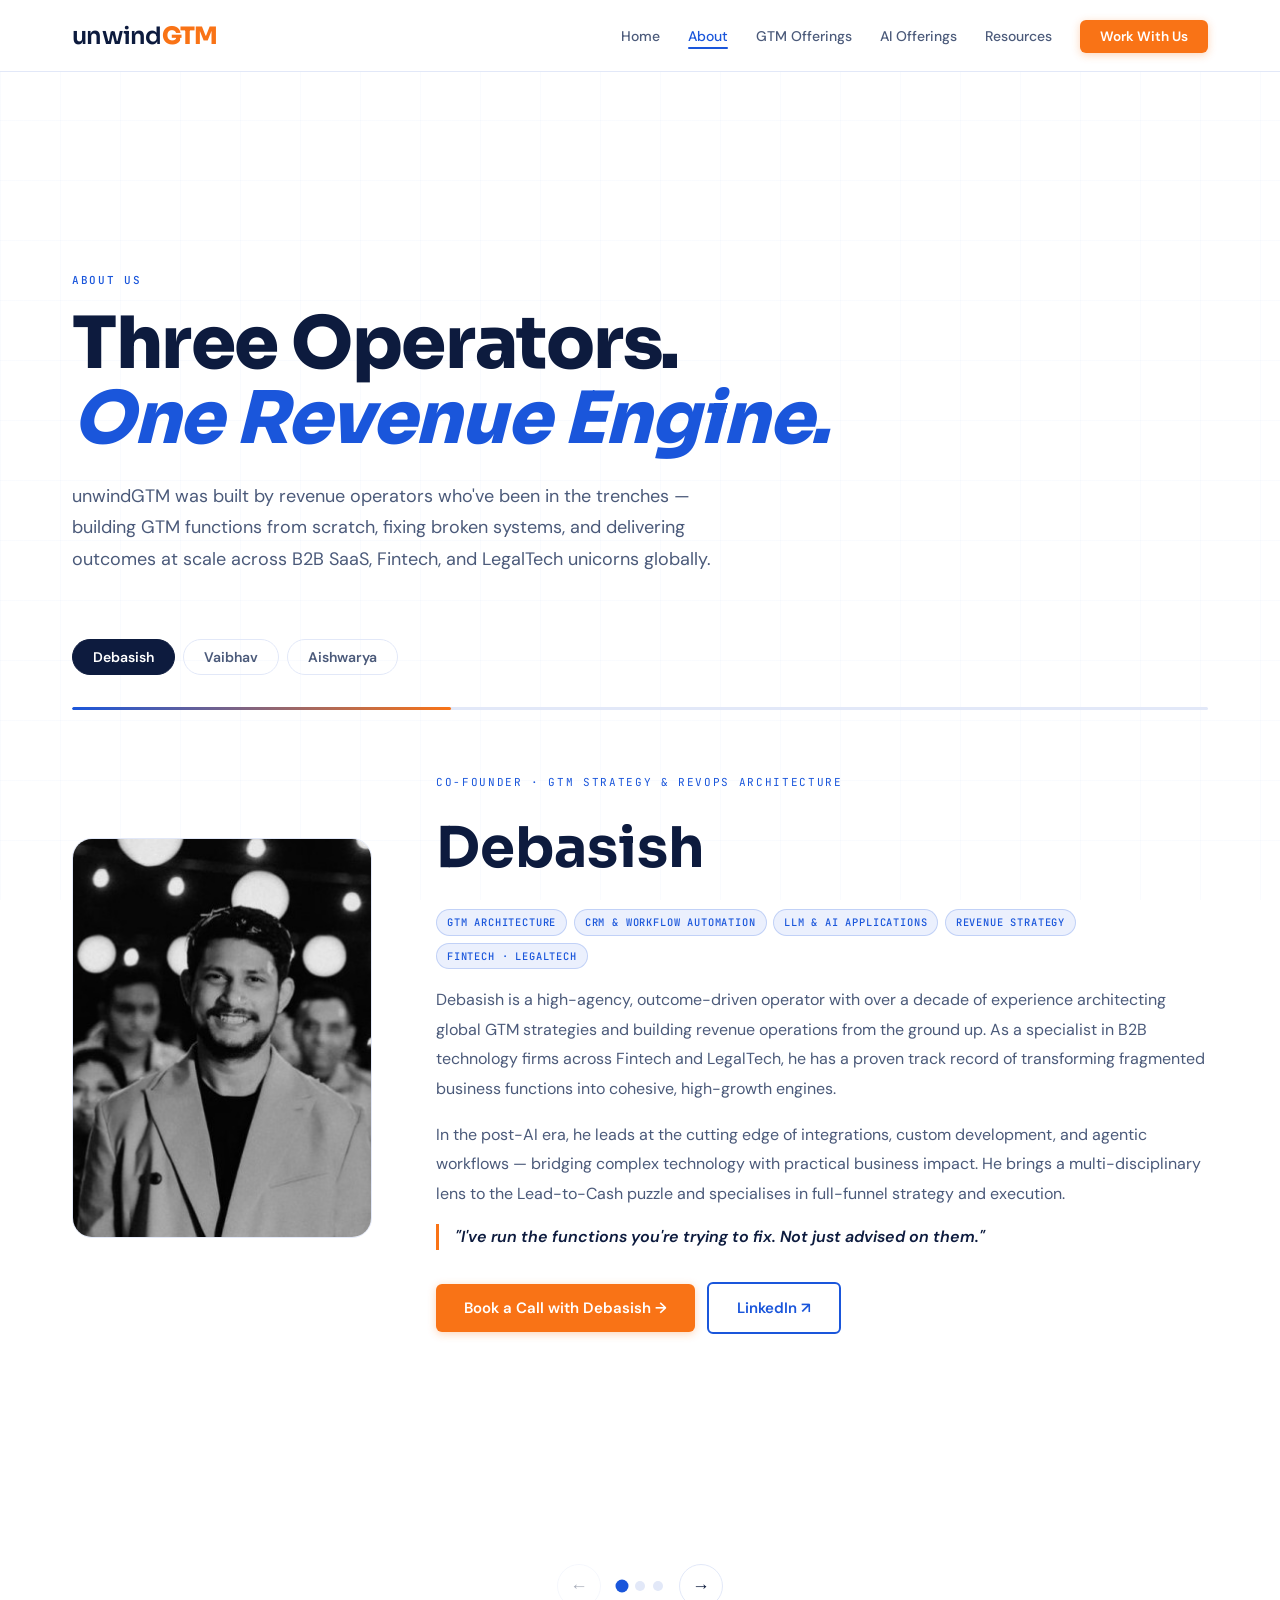
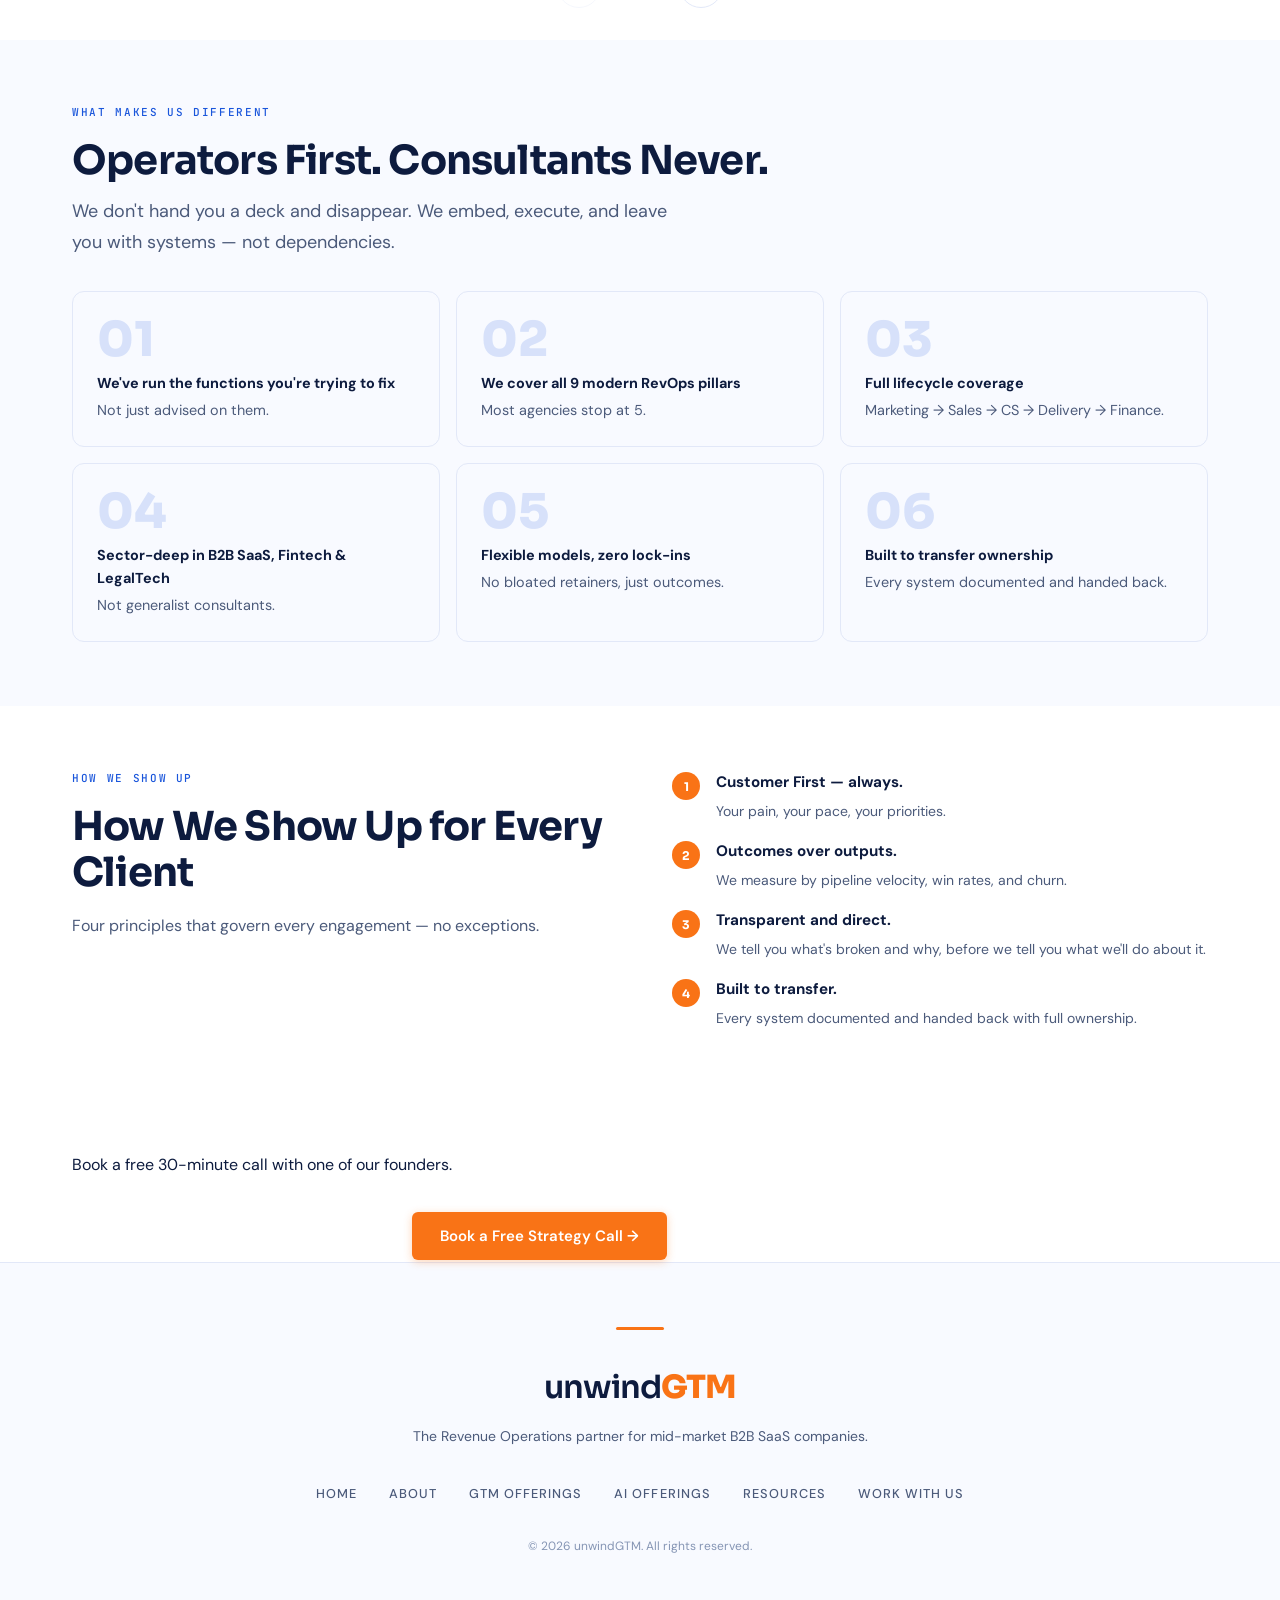
<file: pages/about.html>
<!DOCTYPE html>
<html lang="en">
<head>
  <meta charset="UTF-8"><meta name="viewport" content="width=device-width, initial-scale=1.0">
  <title>About Us — unwindGTM</title>
  <link rel="stylesheet" href="../assets/css/main.css">
  <style>
    /* ===== CAROUSEL ===== */
    .carousel-wrapper {
      position: relative;
      overflow: hidden;
      margin-top: var(--space-md);
    }
    .carousel-track {
      display: flex;
      transition: transform 0.6s cubic-bezier(0.4, 0, 0.2, 1);
    }
    .carousel-slide {
      min-width: 100%;
      display: grid;
      grid-template-columns: 300px 1fr;
      gap: var(--space-lg);
      align-items: start;
      padding: var(--space-md) 0 var(--space-lg);
    }
    /* Photo */
    .founder-photo {
      width: 300px;
      aspect-ratio: 3/4;
      border-radius: 20px;
      background: linear-gradient(135deg, #EBF0FD, #dbeafe);
      border: 1px solid var(--border);
      display: flex;
      align-items: center;
      justify-content: center;
      font-family: var(--font-display);
      font-size: 6rem;
      font-weight: 800;
      color: rgba(26,86,219,0.15);
      overflow: hidden;
      position: sticky;
      top: calc(var(--nav-height) + 1.5rem);
    }
    .founder-photo img { width:100%; height:100%; object-fit:cover; }

    /* Content */
    .founder-role {
      font-family: var(--font-mono);
      font-size: 11px; color: var(--blue);
      text-transform: uppercase; letter-spacing: 0.15em;
      margin-bottom: 0.75rem;
    }
    .founder-name {
      font-family: var(--font-display);
      font-size: clamp(2.5rem, 5vw, 3.5rem);
      font-weight: 700; color: var(--navy);
      margin-bottom: 1rem;
    }
    .founder-tags { display:flex; flex-wrap:wrap; gap:0.4rem; margin-bottom: var(--space-sm); }
    .founder-bio { font-size:1rem; color:var(--muted); line-height:1.85; margin-bottom:1rem; }
    .founder-quote {
      font-style:italic; font-weight:600; color:var(--navy);
      border-left:3px solid var(--orange); padding-left:1rem;
      margin: var(--space-sm) 0; font-size:1rem;
    }

    /* ===== DOTS & ARROWS ===== */
    .carousel-nav {
      display: flex;
      align-items: center;
      justify-content: center;
      gap: 1rem;
      margin-top: var(--space-md);
      padding-bottom: var(--space-md);
    }
    .carousel-dots {
      display: flex;
      gap: 0.5rem;
    }
    .dot {
      width: 10px; height: 10px;
      border-radius: 50%;
      background: var(--border);
      cursor: pointer;
      transition: all var(--transition);
      border: none;
      padding: 0;
    }
    .dot.active { background: var(--blue); transform: scale(1.3); }
    .carousel-btn {
      width: 44px; height: 44px;
      border-radius: 50%;
      border: 1.5px solid var(--border);
      background: #fff;
      cursor: pointer;
      display: flex; align-items: center; justify-content: center;
      font-size: 1.1rem;
      color: var(--navy);
      transition: all var(--transition);
      flex-shrink: 0;
    }
    .carousel-btn:hover { border-color: var(--blue); color: var(--blue); box-shadow: 0 2px 12px rgba(26,86,219,0.12); }
    .carousel-btn:disabled { opacity: 0.35; cursor: not-allowed; }

    /* Founder indicator tabs */
    .founder-tabs {
      display: flex;
      gap: 0.5rem;
      margin-bottom: var(--space-md);
    }
    .founder-tab {
      padding: 8px 20px;
      border-radius: 40px;
      border: 1.5px solid var(--border);
      background: transparent;
      font-family: var(--font-body);
      font-size: 0.875rem;
      font-weight: 600;
      color: var(--muted);
      cursor: pointer;
      transition: all var(--transition);
    }
    .founder-tab.active {
      background: var(--navy);
      border-color: var(--navy);
      color: #fff;
    }

    /* Progress bar */
    .carousel-progress {
      height: 3px;
      background: var(--border);
      border-radius: 2px;
      margin-bottom: var(--space-md);
      overflow: hidden;
    }
    .carousel-progress-fill {
      height: 100%;
      background: linear-gradient(90deg, var(--blue), var(--orange));
      border-radius: 2px;
      transition: width 0.6s ease;
    }

    /* ===== OTHER SECTIONS ===== */
    .diff-grid { display:grid; grid-template-columns:repeat(3,1fr); gap:1rem; }
    .diff-card { background:var(--bg-light); border:1px solid var(--border); border-radius:12px; padding:1.5rem; }
    .diff-num { font-family:var(--font-display); font-size:3rem; font-weight:800; color:rgba(26,86,219,0.15); line-height:1; margin-bottom:0.5rem; }
    .diff-text { font-size:0.9rem; color:var(--muted); }
    .diff-text strong { color:var(--navy); display:block; margin-bottom:0.25rem; }
    .principles-list { display:flex; flex-direction:column; gap:1rem; }
    .principle-item { display:flex; align-items:flex-start; gap:1rem; }
    .principle-num { width:28px; height:28px; border-radius:50%; background:var(--orange); color:#fff; font-family:var(--font-display); font-weight:700; font-size:0.75rem; display:flex; align-items:center; justify-content:center; flex-shrink:0; margin-top:2px; }
    .principle-text strong { display:block; font-size:0.95rem; color:var(--navy); margin-bottom:0.2rem; }
    .principle-text span { font-size:0.875rem; color:var(--muted); }

    @media(max-width:768px) {
      .carousel-slide { grid-template-columns:1fr; }
      .founder-photo { position:static; aspect-ratio:1; max-width:160px; font-size:3.5rem; }
      .diff-grid { grid-template-columns:1fr 1fr; }
    }
    @media(max-width:500px) { .diff-grid { grid-template-columns:1fr; } }
  </style>
</head>
<body>
<div class="page-wrapper"><div class="content-layer">

  <!-- HERO -->
  <div class="section" style="padding-top:calc(var(--space-xl) + var(--nav-height));padding-bottom:0">
    <span class="eyebrow">About Us</span>
    <h1>Three Operators.<br><em class="accent">One Revenue Engine.</em></h1>
    <p class="body-lg" style="max-width:680px;margin-top:1.5rem">unwindGTM was built by revenue operators who've been in the trenches — building GTM functions from scratch, fixing broken systems, and delivering outcomes at scale across B2B SaaS, Fintech, and LegalTech unicorns globally.</p>
  </div>

  <!-- FOUNDER CAROUSEL -->
  <div class="section" style="padding-bottom:0">

    <!-- Tabs -->
    <div class="founder-tabs">
      <button class="founder-tab active" onclick="goToSlide(0)">Debasish</button>
      <button class="founder-tab" onclick="goToSlide(1)">Vaibhav</button>
      <button class="founder-tab" onclick="goToSlide(2)">Aishwarya</button>
    </div>

    <!-- Progress bar -->
    <div class="carousel-progress">
      <div class="carousel-progress-fill" id="progressFill" style="width:33.33%"></div>
    </div>

    <!-- Slides -->
    <div class="carousel-wrapper">
      <div class="carousel-track" id="carouselTrack">

        <!-- SLIDE 1: DEBASISH -->
        <div class="carousel-slide">
          <div class="founder-photo">
            <img src="../assets/images/debasish.png" alt="Debasish" onerror="this.parentElement.textContent='D'">
          </div>
          <div>
            <div class="founder-role">Co-Founder · GTM Strategy & RevOps Architecture</div>
            <div class="founder-name">Debasish</div>
            <div class="founder-tags">
              <span class="tag">GTM Architecture</span>
              <span class="tag">CRM & Workflow Automation</span>
              <span class="tag">LLM & AI Applications</span>
              <span class="tag">Revenue Strategy</span>
              <span class="tag">Fintech · LegalTech</span>
            </div>
            <p class="founder-bio">Debasish is a high-agency, outcome-driven operator with over a decade of experience architecting global GTM strategies and building revenue operations from the ground up. As a specialist in B2B technology firms across Fintech and LegalTech, he has a proven track record of transforming fragmented business functions into cohesive, high-growth engines.</p>
            <p class="founder-bio">In the post-AI era, he leads at the cutting edge of integrations, custom development, and agentic workflows — bridging complex technology with practical business impact. He brings a multi-disciplinary lens to the Lead-to-Cash puzzle and specialises in full-funnel strategy and execution.</p>
            <div class="founder-quote">"I've run the functions you're trying to fix. Not just advised on them."</div>
            <div class="btn-row">
              <a href="consult-debasish.html" class="btn btn-orange">Book a Call with Debasish →</a>
              <a href="#" class="btn btn-outline-blue">LinkedIn ↗</a>
            </div>
          </div>
        </div>

        <!-- SLIDE 2: VAIBHAV -->
        <div class="carousel-slide">
          <div class="founder-photo">
            <img src="../assets/images/vaibhav.png" alt="Vaibhav" onerror="this.parentElement.textContent='V'">
          </div>
          <div>
            <div class="founder-role">Co-Founder · Sales & Marketing Operations</div>
            <div class="founder-name">Vaibhav</div>
            <div class="founder-tags">
              <span class="tag">Sales & Marketing Ops</span>
              <span class="tag">Pipeline Architecture</span>
              <span class="tag">Attribution Modeling</span>
              <span class="tag">Lifecycle Automation</span>
              <span class="tag">AI-native GTM</span>
            </div>
            <p class="founder-bio">Vaibhav is a systems-first Sales & Marketing Operations leader with years of hands-on experience turning fragmented GTM infrastructure into clean, scalable revenue engines. Rooted in B2B SaaS, he has built Sales and Marketing Operations functions from the ground up — owning the full stack of People, Process, Data, Enablement, and Systems.</p>
            <p class="founder-bio">His expertise sits at the intersection of lifecycle orchestration, marketing automation, and data architecture. From designing ICP frameworks to introducing pipeline layers that gave leadership first-time funnel visibility before MQL — Vaibhav has a track record of solving problems that most operators don't even recognise exist until they surface as a broken quarter.</p>
            <p class="founder-bio">In the post-AI world, he has leaned into building AI-native GTM workflows — combining tools like Clay, n8n, Zapier, and HeyReach with LLM-assisted processes to eliminate manual overhead and accelerate execution without adding headcount.</p>
            <div class="founder-quote" style="font-style:normal"><strong>AI where it scales, deterministic logic where it governs.</strong></div>
            <div class="btn-row">
              <a href="consult-vaibhav.html" class="btn btn-orange">Book a Call with Vaibhav →</a>
              <a href="#" class="btn btn-outline-blue">LinkedIn ↗</a>
            </div>
          </div>
        </div>

        <!-- SLIDE 3: AISHWARYA -->
        <div class="carousel-slide">
          <div class="founder-photo">
            <img src="../assets/images/aishwarya.png" alt="Aishwarya" onerror="this.parentElement.textContent='A'">
          </div>
          <div>
            <div class="founder-role">Co-Founder · Customer Success & Finance Operations</div>
            <div class="founder-name">Aishwarya</div>
            <div class="founder-tags">
              <span class="tag">CS Operations</span>
              <span class="tag">Quote-to-Cash</span>
              <span class="tag">Financial Planning & Analysis</span>
              <span class="tag">Revenue Recognition</span>
              <span class="tag">Data & Systems</span>
            </div>
            <p class="founder-bio">Aishwarya brings a rare combination of Industrial Engineering, Chartered Accountancy, and deep RevOps execution — the kind of multi-disciplinary thinking that most companies desperately need and rarely find in one person.</p>
            <p class="founder-bio">He specialises in Revenue Operations for B2B Tech and SaaS companies, with hands-on experience setting up and optimising CS, Finance, and Operations functions across multiple unicorns and soon-to-be unicorns globally — both as a full-time leader and as a consultant.</p>
            <p class="founder-bio">He sits at the intersection of data, systems, engineering, and finance — the four pillars that determine whether a revenue engine can actually scale.</p>
            <div class="btn-row">
              <a href="consult-aishwarya.html" class="btn btn-orange">Book a Call with Aishwarya →</a>
              <a href="#" class="btn btn-outline-blue">LinkedIn ↗</a>
            </div>
          </div>
        </div>

      </div><!-- end track -->
    </div><!-- end wrapper -->

    <!-- Nav controls -->
    <div class="carousel-nav">
      <button class="carousel-btn" id="prevBtn" onclick="prevSlide()" aria-label="Previous">←</button>
      <div class="carousel-dots">
        <button class="dot active" onclick="goToSlide(0)"></button>
        <button class="dot" onclick="goToSlide(1)"></button>
        <button class="dot" onclick="goToSlide(2)"></button>
      </div>
      <button class="carousel-btn" id="nextBtn" onclick="nextSlide()" aria-label="Next">→</button>
    </div>

  </div>

  <!-- WHAT MAKES US DIFFERENT -->
  <div style="background:var(--bg-light);padding:var(--space-lg) 0;">
    <div class="section" style="padding-top:0;padding-bottom:0">
      <span class="eyebrow">What Makes Us Different</span>
      <h2 style="margin-bottom:0.75rem">Operators First. Consultants Never.</h2>
      <p class="body-lg" style="max-width:600px;margin-bottom:var(--space-md)">We don't hand you a deck and disappear. We embed, execute, and leave you with systems — not dependencies.</p>
      <div class="diff-grid">
        <div class="diff-card"><div class="diff-num">01</div><div class="diff-text"><strong>We've run the functions you're trying to fix</strong>Not just advised on them.</div></div>
        <div class="diff-card"><div class="diff-num">02</div><div class="diff-text"><strong>We cover all 9 modern RevOps pillars</strong>Most agencies stop at 5.</div></div>
        <div class="diff-card"><div class="diff-num">03</div><div class="diff-text"><strong>Full lifecycle coverage</strong>Marketing → Sales → CS → Delivery → Finance.</div></div>
        <div class="diff-card"><div class="diff-num">04</div><div class="diff-text"><strong>Sector-deep in B2B SaaS, Fintech & LegalTech</strong>Not generalist consultants.</div></div>
        <div class="diff-card"><div class="diff-num">05</div><div class="diff-text"><strong>Flexible models, zero lock-ins</strong>No bloated retainers, just outcomes.</div></div>
        <div class="diff-card"><div class="diff-num">06</div><div class="diff-text"><strong>Built to transfer ownership</strong>Every system documented and handed back.</div></div>
      </div>
    </div>
  </div>

  <!-- OPERATING PRINCIPLES -->
  <div class="section">
    <div style="display:grid;grid-template-columns:1fr 1fr;gap:var(--space-lg);align-items:start">
      <div>
        <span class="eyebrow">How We Show Up</span>
        <h2>How We Show Up for Every Client</h2>
        <p class="body-md" style="margin-top:1rem">Four principles that govern every engagement — no exceptions.</p>
      </div>
      <div class="principles-list">
        <div class="principle-item"><div class="principle-num">1</div><div class="principle-text"><strong>Customer First — always.</strong><span>Your pain, your pace, your priorities.</span></div></div>
        <div class="principle-item"><div class="principle-num">2</div><div class="principle-text"><strong>Outcomes over outputs.</strong><span>We measure by pipeline velocity, win rates, and churn.</span></div></div>
        <div class="principle-item"><div class="principle-num">3</div><div class="principle-text"><strong>Transparent and direct.</strong><span>We tell you what's broken and why, before we tell you what we'll do about it.</span></div></div>
        <div class="principle-item"><div class="principle-num">4</div><div class="principle-text"><strong>Built to transfer.</strong><span>Every system documented and handed back with full ownership.</span></div></div>
      </div>
    </div>
  </div>

  <!-- CTA -->
  <div class="cta-band">
    <div class="container">
      <h2 style="color:#fff">Ready to Work With Operators Who've Been There?</h2>
      <p style="margin-top:0.75rem">Book a free 30-minute call with one of our founders.</p>
      <div class="btn-row" style="justify-content:center">
        <a href="work-with-us.html" class="btn btn-orange">Book a Free Strategy Call →</a>
        <a href="services.html" class="btn btn-outline-white">See Our Offerings</a>
      </div>
    </div>
  </div>

</div></div>
<script src="../assets/js/nav.js"></script>
<script>
  var current = 0;
  var total = 3;
  var autoTimer;

  function goToSlide(n) {
    current = n;
    document.getElementById('carouselTrack').style.transform = 'translateX(-' + (current * 100) + '%)';

    // Dots
    document.querySelectorAll('.dot').forEach(function(d, i) { d.classList.toggle('active', i === current); });

    // Tabs
    document.querySelectorAll('.founder-tab').forEach(function(t, i) { t.classList.toggle('active', i === current); });

    // Progress
    document.getElementById('progressFill').style.width = ((current + 1) / total * 100) + '%';

    // Arrow states
    document.getElementById('prevBtn').disabled = current === 0;
    document.getElementById('nextBtn').disabled = current === total - 1;

    resetAuto();
  }

  function nextSlide() { if (current < total - 1) goToSlide(current + 1); }
  function prevSlide() { if (current > 0) goToSlide(current - 1); }

  // Auto-advance every 6 seconds
  function startAuto() {
    autoTimer = setInterval(function() {
      goToSlide(current < total - 1 ? current + 1 : 0);
    }, 6000);
  }
  function resetAuto() { clearInterval(autoTimer); startAuto(); }

  // Swipe support
  var touchStartX = 0;
  document.getElementById('carouselTrack').addEventListener('touchstart', function(e) { touchStartX = e.touches[0].clientX; });
  document.getElementById('carouselTrack').addEventListener('touchend', function(e) {
    var diff = touchStartX - e.changedTouches[0].clientX;
    if (Math.abs(diff) > 50) { diff > 0 ? nextSlide() : prevSlide(); }
  });

  // Keyboard
  document.addEventListener('keydown', function(e) {
    if (e.key === 'ArrowRight') nextSlide();
    if (e.key === 'ArrowLeft') prevSlide();
  });

  // Init
  goToSlide(0);
  startAuto();
</script>
</body>
</html>
</file>
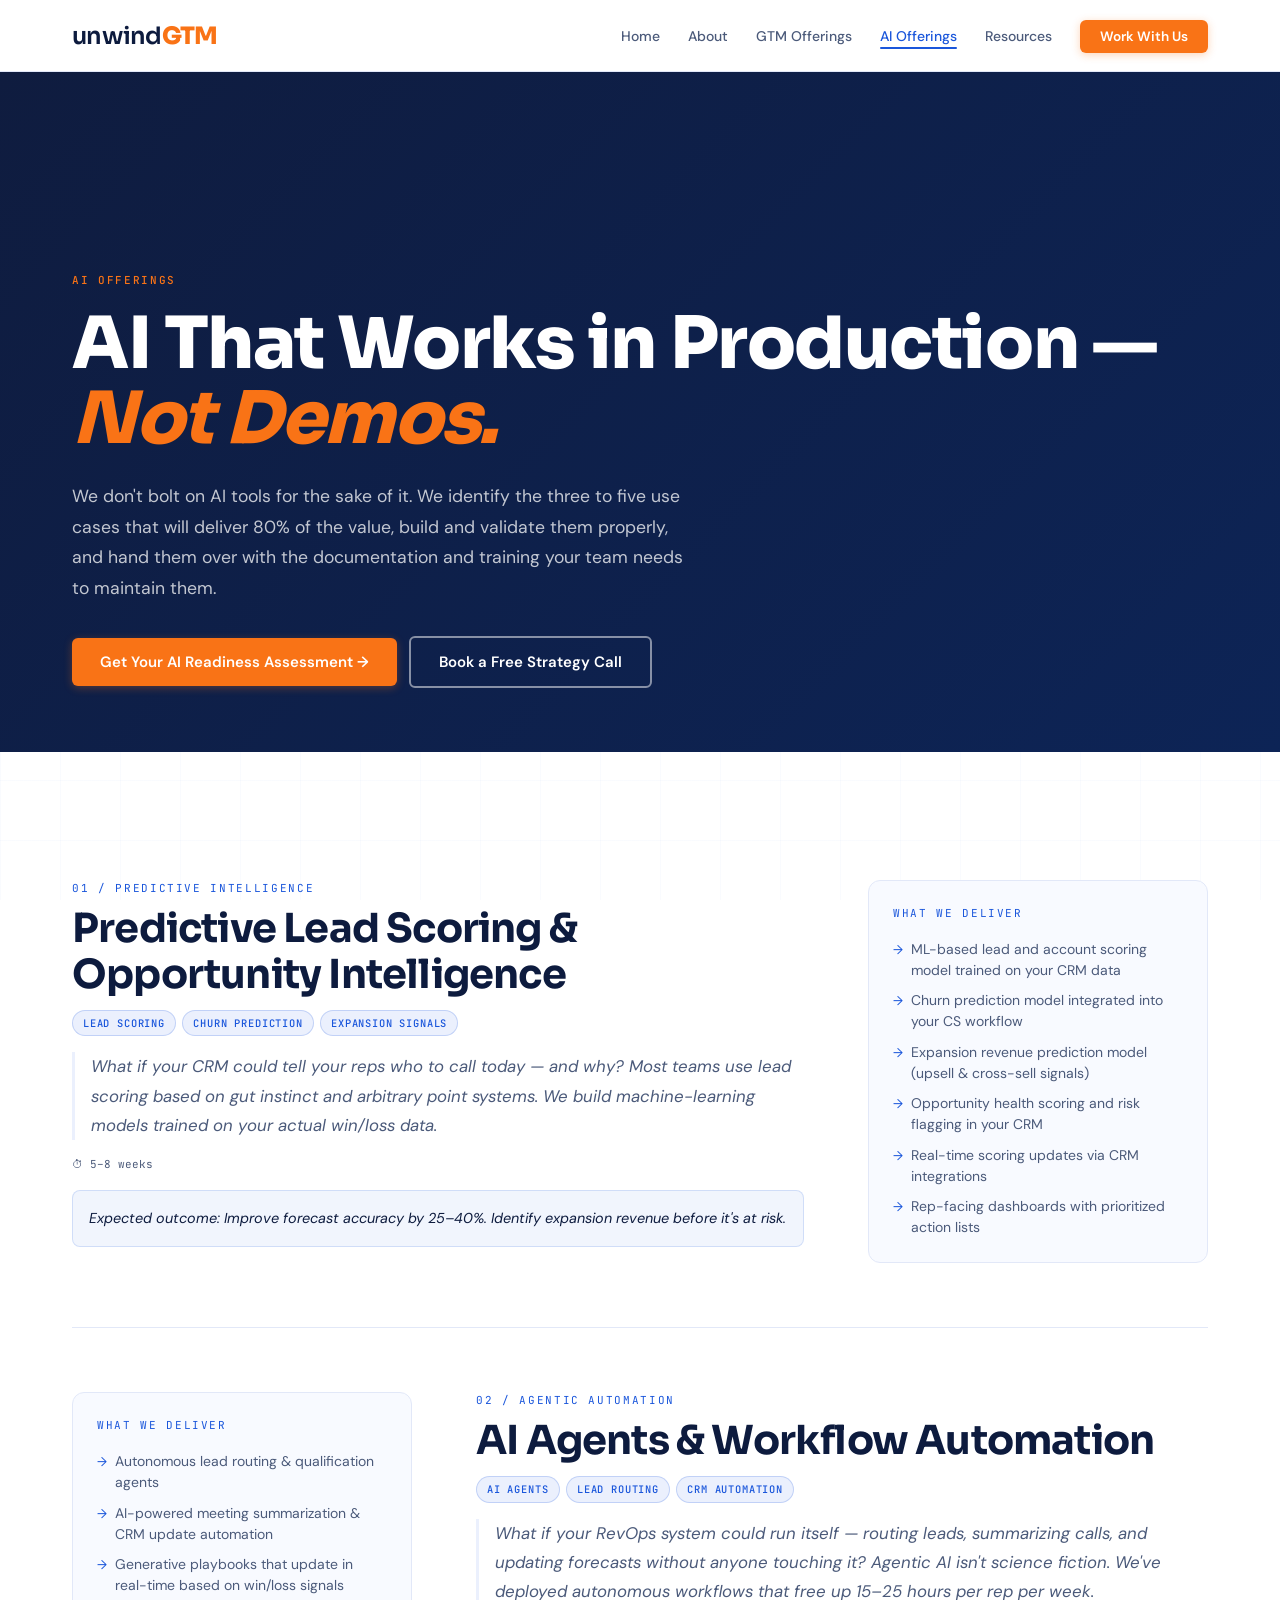
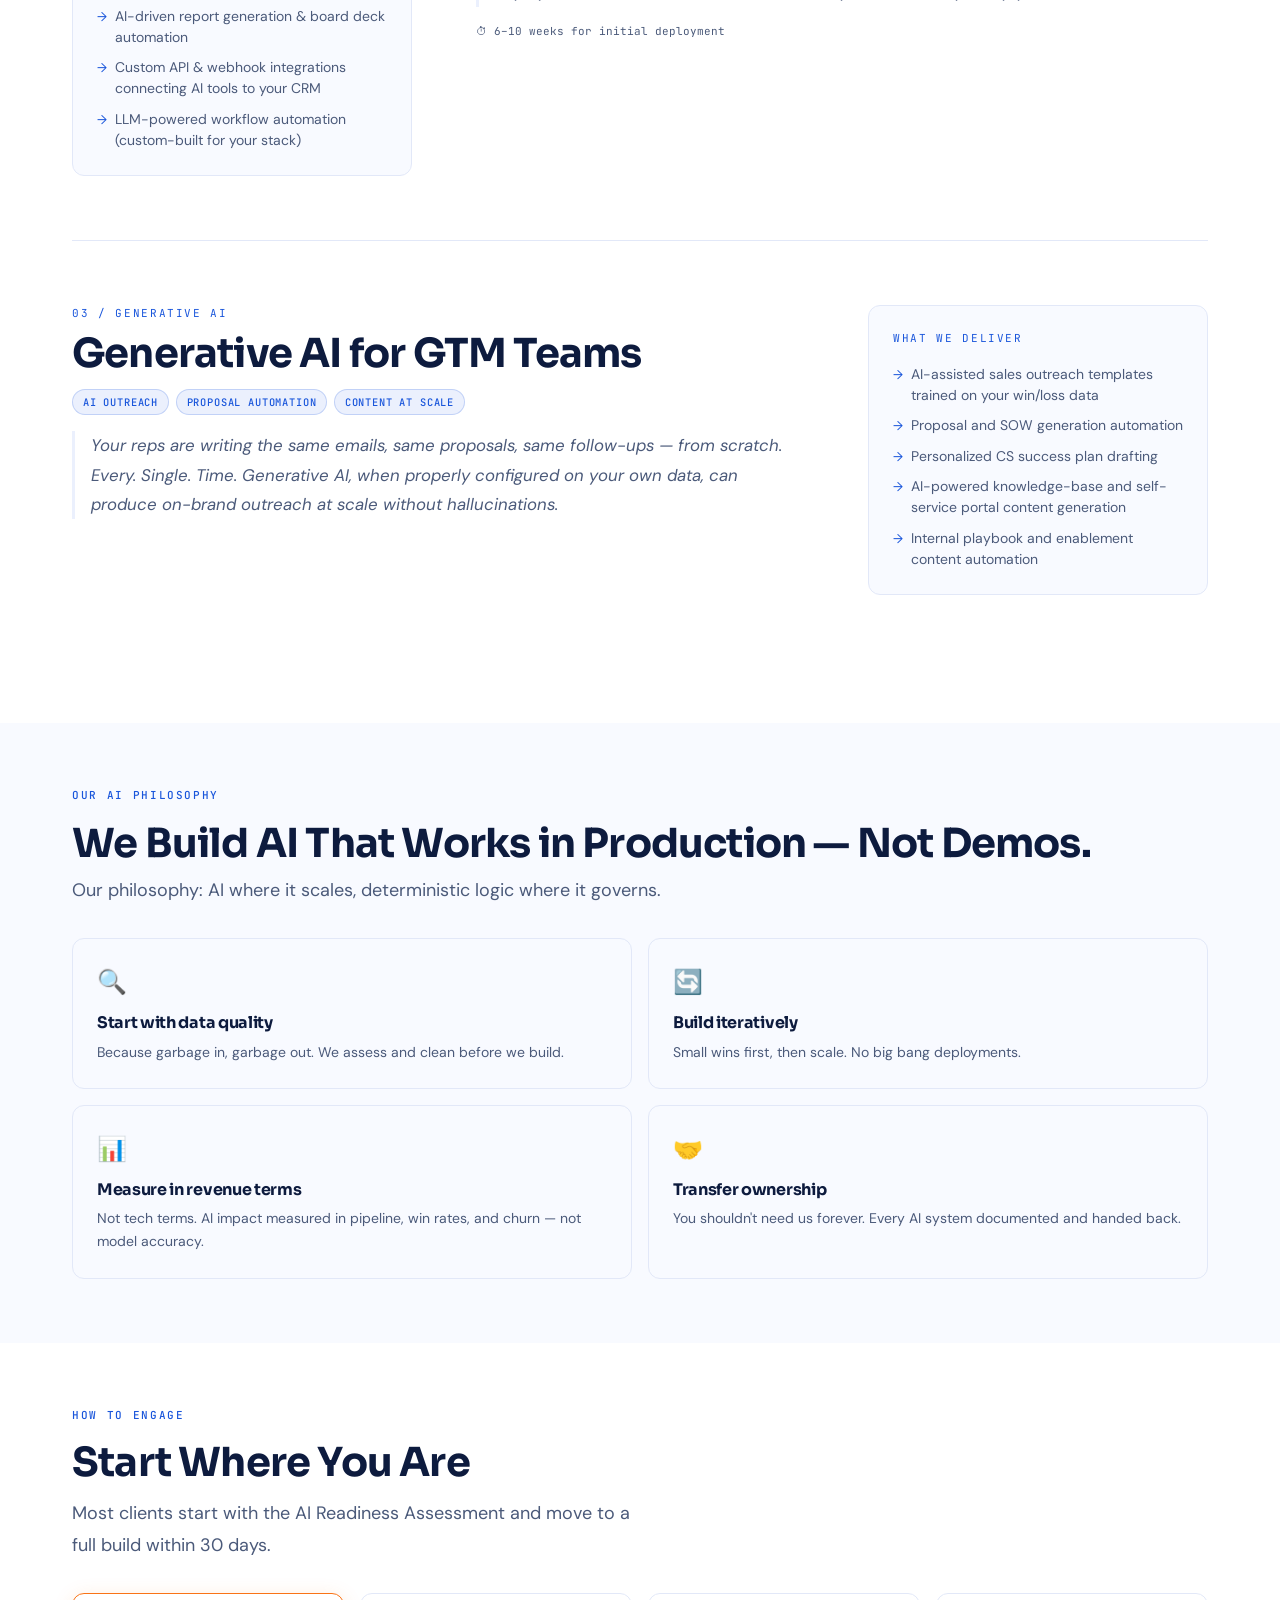
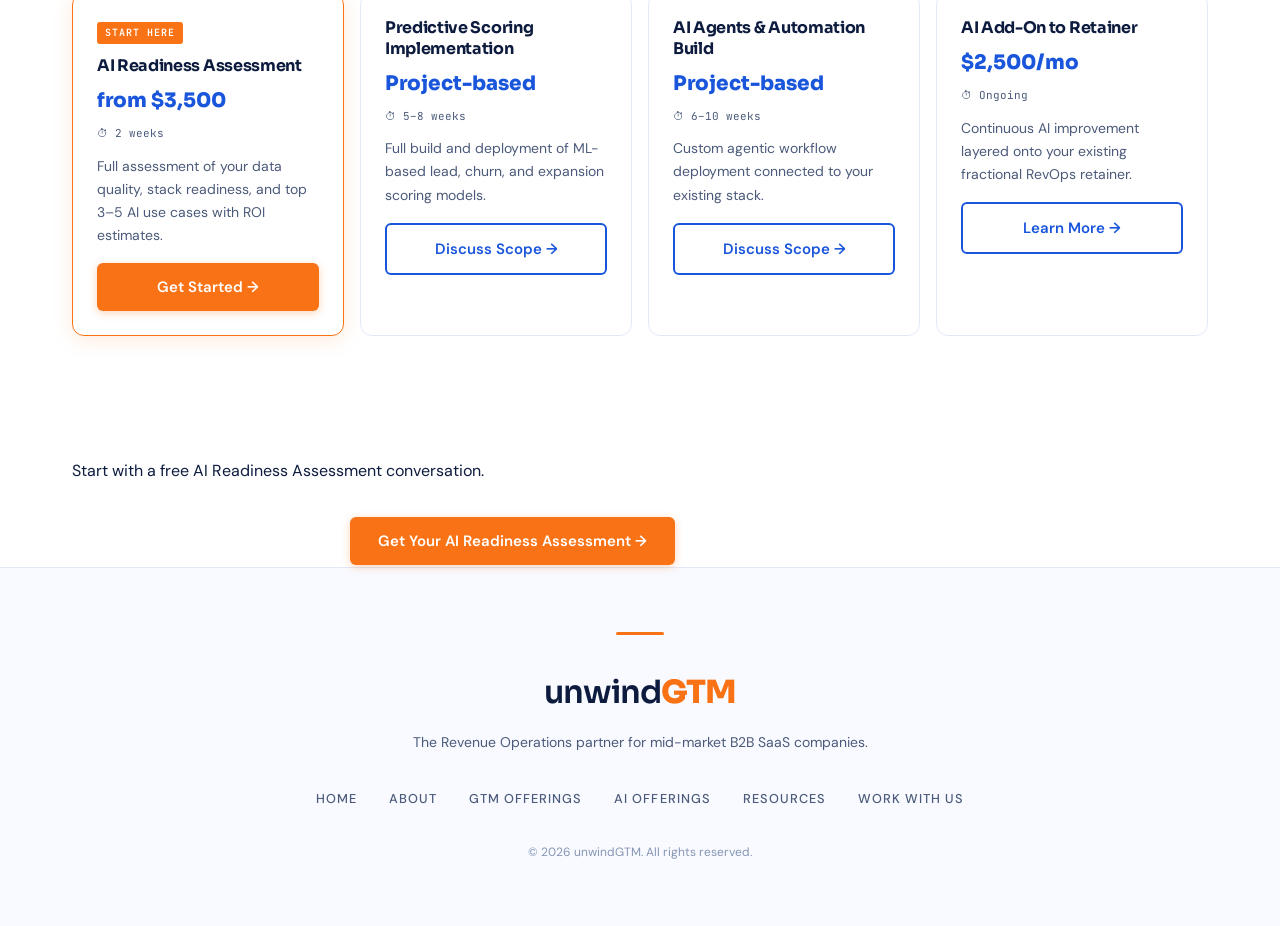
<file: pages/ai-offerings.html>
<!DOCTYPE html>
<html lang="en">
<head>
  <meta charset="UTF-8"><meta name="viewport" content="width=device-width, initial-scale=1.0">
  <title>AI Offerings — unwindGTM</title>
  <link rel="stylesheet" href="../assets/css/main.css">
  <style>
    .ai-hero { background:linear-gradient(135deg,#0F1C3F 0%,#0D2456 100%); padding:calc(var(--space-xl) + var(--nav-height)) var(--space-md) var(--space-lg); }
    .ai-hero .container { max-width:var(--max-width); margin:0 auto; }
    .offering { display:grid; grid-template-columns:1fr 340px; gap:var(--space-lg); align-items:start; padding:var(--space-lg) 0; border-bottom:1px solid var(--border); }
    .offering:last-child { border-bottom:none; }
    .offering.reverse { grid-template-columns:340px 1fr; }
    .offering.reverse .offering-left { order:2; }
    .offering.reverse .offering-right { order:1; }
    .offering-num { font-family:var(--font-mono); font-size:11px; color:var(--blue); text-transform:uppercase; letter-spacing:0.15em; margin-bottom:0.5rem; }
    .offering-tags { display:flex; flex-wrap:wrap; gap:0.4rem; margin:0.75rem 0; }
    .pain-hook { font-size:1.05rem; font-style:italic; color:var(--muted); line-height:1.75; margin:1rem 0; border-left:3px solid var(--light-blue); padding-left:1rem; }
    .deliverables-box { background:var(--bg-light); border:1px solid var(--border); border-radius:12px; padding:1.5rem; }
    .deliverables-label { font-family:var(--font-mono); font-size:11px; color:var(--blue); text-transform:uppercase; letter-spacing:0.15em; margin-bottom:1rem; }
    .deliverables-list { list-style:none; display:flex; flex-direction:column; gap:0.6rem; }
    .deliverables-list li { font-size:0.875rem; color:var(--muted); display:flex; align-items:flex-start; gap:0.5rem; line-height:1.5; }
    .deliverables-list li::before { content:'→'; color:var(--blue); flex-shrink:0; font-size:0.8rem; margin-top:1px; }
    .outcome-box { background:rgba(26,86,219,0.06); border:1px solid rgba(26,86,219,0.15); border-radius:8px; padding:1rem; margin-top:1rem; font-size:0.9rem; font-style:italic; color:var(--navy); }
    .timeline-badge { font-family:var(--font-mono); font-size:11px; color:var(--muted); margin-top:0.5rem; }
    .philosophy-grid { display:grid; grid-template-columns:1fr 1fr; gap:1rem; }
    .philosophy-card { background:var(--bg-light); border:1px solid var(--border); border-radius:12px; padding:1.5rem; }
    .philosophy-card .icon { font-size:1.5rem; margin-bottom:0.75rem; }
    .engagement-grid { display:grid; grid-template-columns:repeat(4,1fr); gap:1rem; }
    .engagement-card { background:#fff; border:1px solid var(--border); border-radius:12px; padding:1.5rem; position:relative; }
    .engagement-card.featured { border-color:var(--orange); box-shadow:0 4px 20px rgba(249,115,22,0.15); }
    .start-here { background:var(--orange); color:#fff; font-family:var(--font-mono); font-size:10px; font-weight:600; letter-spacing:0.1em; text-transform:uppercase; padding:3px 8px; border-radius:3px; display:inline-block; margin-bottom:0.75rem; }
    .engagement-price { font-family:var(--font-display); font-size:1.25rem; font-weight:800; color:var(--blue); margin:0.5rem 0; }
    .engagement-timeline { font-family:var(--font-mono); font-size:11px; color:var(--muted); }
    @media(max-width:900px){ .offering,.offering.reverse{grid-template-columns:1fr} .offering.reverse .offering-left,.offering.reverse .offering-right{order:unset} .philosophy-grid{grid-template-columns:1fr} .engagement-grid{grid-template-columns:1fr 1fr} }
    @media(max-width:600px){ .engagement-grid{grid-template-columns:1fr} }
  </style>
</head>
<body>
<div class="page-wrapper"><div class="content-layer">

  <!-- HERO (dark) -->
  <div class="ai-hero">
    <div class="container">
      <span class="eyebrow orange">AI Offerings</span>
      <h1 style="color:#fff">AI That Works in Production —<br><em style="color:var(--orange);font-style:italic">Not Demos.</em></h1>
      <p style="color:rgba(255,255,255,0.75);font-size:1.1rem;max-width:620px;margin-top:1.5rem;line-height:1.75">We don't bolt on AI tools for the sake of it. We identify the three to five use cases that will deliver 80% of the value, build and validate them properly, and hand them over with the documentation and training your team needs to maintain them.</p>
      <div class="btn-row">
        <a href="work-with-us.html" class="btn btn-orange">Get Your AI Readiness Assessment →</a>
        <a href="work-with-us.html" class="btn btn-outline-white">Book a Free Strategy Call</a>
      </div>
    </div>
  </div>

  <div class="section">
    <!-- AI OFFERING 01 -->
    <div class="offering" id="predictive-scoring">
      <div class="offering-left">
        <div class="offering-num">01 / Predictive Intelligence</div>
        <h2>Predictive Lead Scoring & Opportunity Intelligence</h2>
        <div class="offering-tags"><span class="tag">Lead Scoring</span><span class="tag">Churn Prediction</span><span class="tag">Expansion Signals</span></div>
        <div class="pain-hook">What if your CRM could tell your reps who to call today — and why? Most teams use lead scoring based on gut instinct and arbitrary point systems. We build machine-learning models trained on your actual win/loss data.</div>
        <div class="timeline-badge">⏱ 5–8 weeks</div>
        <div class="outcome-box">Expected outcome: Improve forecast accuracy by 25–40%. Identify expansion revenue before it's at risk.</div>
      </div>
      <div class="offering-right">
        <div class="deliverables-box">
          <div class="deliverables-label">What We Deliver</div>
          <ul class="deliverables-list">
            <li>ML-based lead and account scoring model trained on your CRM data</li>
            <li>Churn prediction model integrated into your CS workflow</li>
            <li>Expansion revenue prediction model (upsell & cross-sell signals)</li>
            <li>Opportunity health scoring and risk flagging in your CRM</li>
            <li>Real-time scoring updates via CRM integrations</li>
            <li>Rep-facing dashboards with prioritized action lists</li>
          </ul>
        </div>
      </div>
    </div>

    <!-- AI OFFERING 02 -->
    <div class="offering reverse" id="ai-agents">
      <div class="offering-left">
        <div class="offering-num">02 / Agentic Automation</div>
        <h2>AI Agents & Workflow Automation</h2>
        <div class="offering-tags"><span class="tag">AI Agents</span><span class="tag">Lead Routing</span><span class="tag">CRM Automation</span></div>
        <div class="pain-hook">What if your RevOps system could run itself — routing leads, summarizing calls, and updating forecasts without anyone touching it? Agentic AI isn't science fiction. We've deployed autonomous workflows that free up 15–25 hours per rep per week.</div>
        <div class="timeline-badge">⏱ 6–10 weeks for initial deployment</div>
      </div>
      <div class="offering-right">
        <div class="deliverables-box">
          <div class="deliverables-label">What We Deliver</div>
          <ul class="deliverables-list">
            <li>Autonomous lead routing & qualification agents</li>
            <li>AI-powered meeting summarization & CRM update automation</li>
            <li>Generative playbooks that update in real-time based on win/loss signals</li>
            <li>AI-driven report generation & board deck automation</li>
            <li>Custom API & webhook integrations connecting AI tools to your CRM</li>
            <li>LLM-powered workflow automation (custom-built for your stack)</li>
          </ul>
        </div>
      </div>
    </div>

    <!-- AI OFFERING 03 -->
    <div class="offering" id="generative-ai">
      <div class="offering-left">
        <div class="offering-num">03 / Generative AI</div>
        <h2>Generative AI for GTM Teams</h2>
        <div class="offering-tags"><span class="tag">AI Outreach</span><span class="tag">Proposal Automation</span><span class="tag">Content at Scale</span></div>
        <div class="pain-hook">Your reps are writing the same emails, same proposals, same follow-ups — from scratch. Every. Single. Time. Generative AI, when properly configured on your own data, can produce on-brand outreach at scale without hallucinations.</div>
      </div>
      <div class="offering-right">
        <div class="deliverables-box">
          <div class="deliverables-label">What We Deliver</div>
          <ul class="deliverables-list">
            <li>AI-assisted sales outreach templates trained on your win/loss data</li>
            <li>Proposal and SOW generation automation</li>
            <li>Personalized CS success plan drafting</li>
            <li>AI-powered knowledge-base and self-service portal content generation</li>
            <li>Internal playbook and enablement content automation</li>
          </ul>
        </div>
      </div>
    </div>
  </div>

  <!-- PHILOSOPHY -->
  <div style="background:var(--bg-light);padding:var(--space-lg) 0;">
    <div class="section" style="padding-top:0;padding-bottom:0">
      <span class="eyebrow">Our AI Philosophy</span>
      <h2 style="margin-bottom:0.5rem">We Build AI That Works in Production — Not Demos.</h2>
      <p class="body-lg" style="max-width:600px;margin-bottom:var(--space-md)">Our philosophy: AI where it scales, deterministic logic where it governs.</p>
      <div class="philosophy-grid">
        <div class="philosophy-card"><div class="icon">🔍</div><h3 style="font-size:1rem;margin-bottom:0.4rem">Start with data quality</h3><p class="body-sm">Because garbage in, garbage out. We assess and clean before we build.</p></div>
        <div class="philosophy-card"><div class="icon">🔄</div><h3 style="font-size:1rem;margin-bottom:0.4rem">Build iteratively</h3><p class="body-sm">Small wins first, then scale. No big bang deployments.</p></div>
        <div class="philosophy-card"><div class="icon">📊</div><h3 style="font-size:1rem;margin-bottom:0.4rem">Measure in revenue terms</h3><p class="body-sm">Not tech terms. AI impact measured in pipeline, win rates, and churn — not model accuracy.</p></div>
        <div class="philosophy-card"><div class="icon">🤝</div><h3 style="font-size:1rem;margin-bottom:0.4rem">Transfer ownership</h3><p class="body-sm">You shouldn't need us forever. Every AI system documented and handed back.</p></div>
      </div>
    </div>
  </div>

  <!-- ENGAGEMENT OPTIONS -->
  <div class="section">
    <span class="eyebrow">How to Engage</span>
    <h2 style="margin-bottom:0.75rem">Start Where You Are</h2>
    <p class="body-lg" style="max-width:580px;margin-bottom:var(--space-md)">Most clients start with the AI Readiness Assessment and move to a full build within 30 days.</p>
    <div class="engagement-grid">
      <div class="engagement-card featured">
        <span class="start-here">Start Here</span>
        <h3 style="font-size:1rem">AI Readiness Assessment</h3>
        <div class="engagement-price">from $3,500</div>
        <div class="engagement-timeline">⏱ 2 weeks</div>
        <p class="body-sm" style="margin-top:0.75rem">Full assessment of your data quality, stack readiness, and top 3–5 AI use cases with ROI estimates.</p>
        <a href="work-with-us.html" class="btn btn-orange" style="margin-top:1rem;width:100%;justify-content:center">Get Started →</a>
      </div>
      <div class="engagement-card">
        <h3 style="font-size:1rem">Predictive Scoring Implementation</h3>
        <div class="engagement-price">Project-based</div>
        <div class="engagement-timeline">⏱ 5–8 weeks</div>
        <p class="body-sm" style="margin-top:0.75rem">Full build and deployment of ML-based lead, churn, and expansion scoring models.</p>
        <a href="work-with-us.html" class="btn btn-outline-blue" style="margin-top:1rem;width:100%;justify-content:center">Discuss Scope →</a>
      </div>
      <div class="engagement-card">
        <h3 style="font-size:1rem">AI Agents & Automation Build</h3>
        <div class="engagement-price">Project-based</div>
        <div class="engagement-timeline">⏱ 6–10 weeks</div>
        <p class="body-sm" style="margin-top:0.75rem">Custom agentic workflow deployment connected to your existing stack.</p>
        <a href="work-with-us.html" class="btn btn-outline-blue" style="margin-top:1rem;width:100%;justify-content:center">Discuss Scope →</a>
      </div>
      <div class="engagement-card">
        <h3 style="font-size:1rem">AI Add-On to Retainer</h3>
        <div class="engagement-price">$2,500/mo</div>
        <div class="engagement-timeline">⏱ Ongoing</div>
        <p class="body-sm" style="margin-top:0.75rem">Continuous AI improvement layered onto your existing fractional RevOps retainer.</p>
        <a href="work-with-us.html" class="btn btn-outline-blue" style="margin-top:1rem;width:100%;justify-content:center">Learn More →</a>
      </div>
    </div>
  </div>

  <!-- CTA -->
  <div class="cta-band">
    <div class="container">
      <h2 style="color:#fff">Ready to Build AI That Actually Works?</h2>
      <p style="margin-top:0.75rem">Start with a free AI Readiness Assessment conversation.</p>
      <div class="btn-row" style="justify-content:center">
        <a href="work-with-us.html" class="btn btn-orange">Get Your AI Readiness Assessment →</a>
        <a href="work-with-us.html" class="btn btn-outline-white">Book a Free Strategy Call</a>
      </div>
    </div>
  </div>

</div></div>
<script src="../assets/js/nav.js"></script>
</body>
</html>
</file>
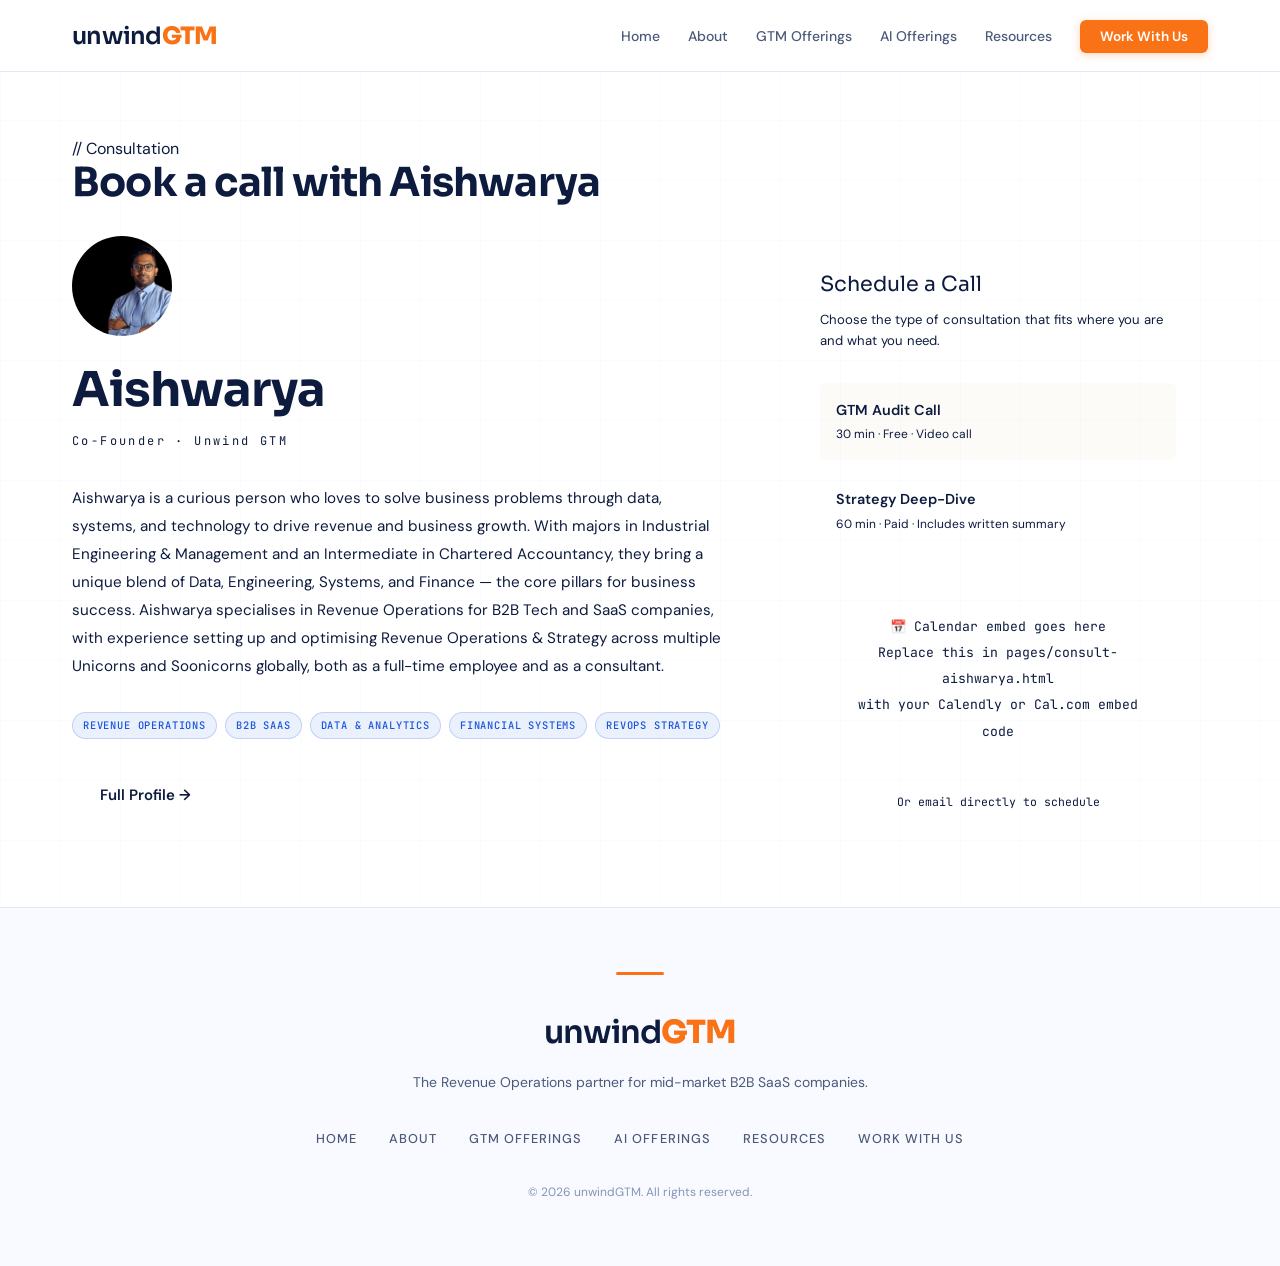
<file: pages/consult-aishwarya.html>
<!DOCTYPE html>
<html lang="en">
<head>
  <meta charset="UTF-8">
  <meta name="viewport" content="width=device-width, initial-scale=1.0">
  <title>Consult with Aishwarya — Unwind GTM</title>
  <link rel="stylesheet" href="../assets/css/main.css">
  <style>
    .consult-layout { display:grid; grid-template-columns:1fr 420px; gap:var(--space-lg); align-items:start; }
    .consult-avatar { width:100px;height:100px;border-radius:50%;background:linear-gradient(135deg,rgba(200,169,110,0.3),rgba(78,205,196,0.2));overflow:hidden;display:flex;align-items:center;justify-content:center;font-family:var(--font-display);font-size:2.5rem;color:var(--color-primary);margin-bottom:var(--space-sm); }
    .consult-avatar img { width:100%;height:100%;object-fit:cover; }
    .consult-name { font-family:var(--font-display);font-size:clamp(2rem,4vw,3rem);font-weight:700;letter-spacing:-0.02em;margin-bottom:0.25rem; }
    .consult-role { font-family:var(--font-mono);font-size:0.75rem;letter-spacing:0.2em;color:var(--color-primary);margin-bottom:var(--space-md); }
    .consult-bio { font-size:0.95rem;color:var(--color-text-muted);line-height:1.85;margin-bottom:var(--space-md); }
    .consult-expertise { display:flex;flex-wrap:wrap;gap:0.5rem;margin-bottom:var(--space-md); }
    .booking-card { background:var(--color-bg-card);border:1px solid var(--color-border);border-radius:8px;padding:var(--space-md);position:sticky;top:calc(var(--nav-height) + 2rem); }
    .booking-card-title { font-family:var(--font-display);font-size:1.3rem;margin-bottom:0.5rem; }
    .booking-card-sub { font-size:0.82rem;color:var(--color-text-muted);margin-bottom:var(--space-md);line-height:1.6; }
    .booking-options { display:flex;flex-direction:column;gap:0.75rem;margin-bottom:var(--space-md); }
    .booking-option { background:var(--color-bg-2);border:1px solid var(--color-border);border-radius:6px;padding:1rem;cursor:pointer;transition:all var(--transition); }
    .booking-option:hover,.booking-option.selected { border-color:rgba(200,169,110,0.5);background:rgba(200,169,110,0.05); }
    .booking-option-title { font-weight:600;font-size:0.9rem; }
    .booking-option-meta { font-size:0.75rem;color:var(--color-text-muted);margin-top:0.2rem; }
    .calendar-placeholder { background:var(--color-bg-2);border:1px dashed var(--color-border);border-radius:6px;padding:2rem;text-align:center;font-size:0.82rem;color:var(--color-text-subtle);margin-bottom:var(--space-sm);font-family:var(--font-mono);line-height:2; }
    @media (max-width:900px) { .consult-layout{grid-template-columns:1fr} .booking-card{position:static} }
  </style>
</head>
<body>
  <div class="page-wrapper">
    <div class="content-layer">
      <div class="section" id="pageContent">
        <p style="color:var(--color-text-muted)">Loading...</p>
      </div>
    </div>
  </div>
  <script src="../assets/js/nav.js"></script>
  <script>
    var FOUNDER_ID = 'aishwarya';
    fetch('../data/founders.json').then(function(r){return r.json();}).then(function(data){
      var f = data.founders.find(function(x){return x.id===FOUNDER_ID;});
      if(!f) return;
      document.title = 'Consult with '+f.name+' — Unwind GTM';
      var expertiseTags = f.expertise.map(function(e){return '<span class="tag">'+e+'</span>';}).join('');
      document.getElementById('pageContent').innerHTML =
        '<p class="hero-eyebrow">// Consultation</p>'+
        '<h1 style="font-family:var(--font-display);font-size:clamp(1.5rem,4vw,2.5rem);font-weight:700;letter-spacing:-0.02em;margin-bottom:var(--space-md)">Book a call with <em style="font-style:normal;color:var(--color-primary)">'+f.name+'</em></h1>'+
        '<div class="consult-layout">'+
          '<div class="consult-left">'+
            '<div class="consult-avatar"><img src="../'+f.image+'" alt="'+f.name+'" onerror="this.parentElement.textContent=\''+f.name[0]+'\'"></div>'+
            '<div class="consult-name">'+f.name+'</div>'+
            '<div class="consult-role">'+f.role+' · Unwind GTM</div>'+
            '<p class="consult-bio">'+f.bio+'</p>'+
            '<div class="consult-expertise">'+expertiseTags+'</div>'+
            '<a href="about.html" class="btn btn-ghost">Full Profile →</a>'+
          '</div>'+
          '<div class="booking-card">'+
            '<div class="booking-card-title">Schedule a Call</div>'+
            '<p class="booking-card-sub">Choose the type of consultation that fits where you are and what you need.</p>'+
            '<div class="booking-options">'+
              '<div class="booking-option selected"><div class="booking-option-title">GTM Audit Call</div><div class="booking-option-meta">30 min · Free · Video call</div></div>'+
              '<div class="booking-option"><div class="booking-option-title">Strategy Deep-Dive</div><div class="booking-option-meta">60 min · Paid · Includes written summary</div></div>'+
            '</div>'+
            '<!-- CALENDAR EMBED: Replace the block below with your Calendly/Cal.com embed code -->'+
            '<div class="calendar-placeholder">'+
              '📅 Calendar embed goes here<br>'+
              'Replace this in pages/consult-'+f.id+'.html<br>'+
              'with your Calendly or Cal.com embed code'+
            '</div>'+
            '<p style="font-size:0.72rem;color:var(--color-text-subtle);text-align:center;font-family:var(--font-mono)">Or email directly to schedule</p>'+
          '</div>'+
        '</div>';
      document.querySelectorAll('.booking-option').forEach(function(opt){
        opt.addEventListener('click',function(){
          document.querySelectorAll('.booking-option').forEach(function(o){o.classList.remove('selected');});
          opt.classList.add('selected');
        });
      });
    });
  </script>
</body>
</html>
</file>
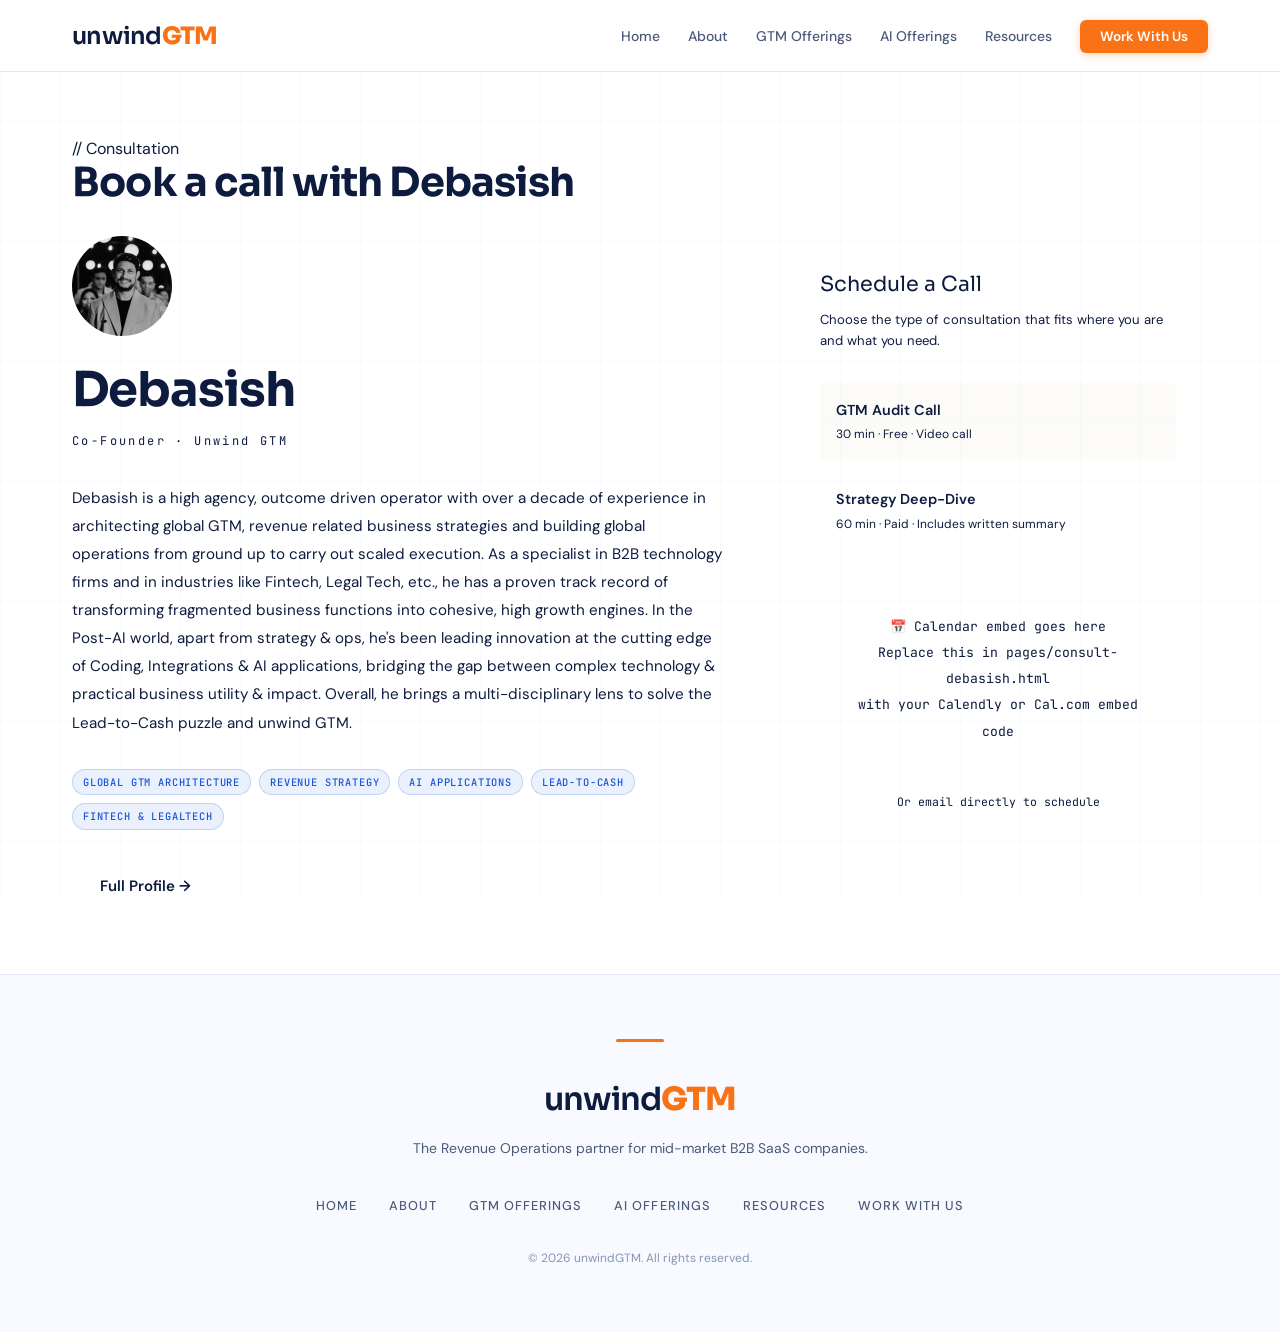
<file: pages/consult-debasish.html>
<!DOCTYPE html>
<html lang="en">
<head>
  <meta charset="UTF-8">
  <meta name="viewport" content="width=device-width, initial-scale=1.0">
  <title>Consult with Debasish — Unwind GTM</title>
  <link rel="stylesheet" href="../assets/css/main.css">
  <style>
    .consult-layout { display:grid; grid-template-columns:1fr 420px; gap:var(--space-lg); align-items:start; }
    .consult-avatar { width:100px;height:100px;border-radius:50%;background:linear-gradient(135deg,rgba(200,169,110,0.3),rgba(78,205,196,0.2));overflow:hidden;display:flex;align-items:center;justify-content:center;font-family:var(--font-display);font-size:2.5rem;color:var(--color-primary);margin-bottom:var(--space-sm); }
    .consult-avatar img { width:100%;height:100%;object-fit:cover; }
    .consult-name { font-family:var(--font-display);font-size:clamp(2rem,4vw,3rem);font-weight:700;letter-spacing:-0.02em;margin-bottom:0.25rem; }
    .consult-role { font-family:var(--font-mono);font-size:0.75rem;letter-spacing:0.2em;color:var(--color-primary);margin-bottom:var(--space-md); }
    .consult-bio { font-size:0.95rem;color:var(--color-text-muted);line-height:1.85;margin-bottom:var(--space-md); }
    .consult-expertise { display:flex;flex-wrap:wrap;gap:0.5rem;margin-bottom:var(--space-md); }
    .booking-card { background:var(--color-bg-card);border:1px solid var(--color-border);border-radius:8px;padding:var(--space-md);position:sticky;top:calc(var(--nav-height) + 2rem); }
    .booking-card-title { font-family:var(--font-display);font-size:1.3rem;margin-bottom:0.5rem; }
    .booking-card-sub { font-size:0.82rem;color:var(--color-text-muted);margin-bottom:var(--space-md);line-height:1.6; }
    .booking-options { display:flex;flex-direction:column;gap:0.75rem;margin-bottom:var(--space-md); }
    .booking-option { background:var(--color-bg-2);border:1px solid var(--color-border);border-radius:6px;padding:1rem;cursor:pointer;transition:all var(--transition); }
    .booking-option:hover,.booking-option.selected { border-color:rgba(200,169,110,0.5);background:rgba(200,169,110,0.05); }
    .booking-option-title { font-weight:600;font-size:0.9rem; }
    .booking-option-meta { font-size:0.75rem;color:var(--color-text-muted);margin-top:0.2rem; }
    .calendar-placeholder { background:var(--color-bg-2);border:1px dashed var(--color-border);border-radius:6px;padding:2rem;text-align:center;font-size:0.82rem;color:var(--color-text-subtle);margin-bottom:var(--space-sm);font-family:var(--font-mono);line-height:2; }
    @media (max-width:900px) { .consult-layout{grid-template-columns:1fr} .booking-card{position:static} }
  </style>
</head>
<body>
  <div class="page-wrapper">
    <div class="content-layer">
      <div class="section" id="pageContent">
        <p style="color:var(--color-text-muted)">Loading...</p>
      </div>
    </div>
  </div>
  <script src="../assets/js/nav.js"></script>
  <script>
    var FOUNDER_ID = 'debasish';
    fetch('../data/founders.json').then(function(r){return r.json();}).then(function(data){
      var f = data.founders.find(function(x){return x.id===FOUNDER_ID;});
      if(!f) return;
      document.title = 'Consult with '+f.name+' — Unwind GTM';
      var expertiseTags = f.expertise.map(function(e){return '<span class="tag">'+e+'</span>';}).join('');
      document.getElementById('pageContent').innerHTML =
        '<p class="hero-eyebrow">// Consultation</p>'+
        '<h1 style="font-family:var(--font-display);font-size:clamp(1.5rem,4vw,2.5rem);font-weight:700;letter-spacing:-0.02em;margin-bottom:var(--space-md)">Book a call with <em style="font-style:normal;color:var(--color-primary)">'+f.name+'</em></h1>'+
        '<div class="consult-layout">'+
          '<div class="consult-left">'+
            '<div class="consult-avatar"><img src="../'+f.image+'" alt="'+f.name+'" onerror="this.parentElement.textContent=\''+f.name[0]+'\'"></div>'+
            '<div class="consult-name">'+f.name+'</div>'+
            '<div class="consult-role">'+f.role+' · Unwind GTM</div>'+
            '<p class="consult-bio">'+f.bio+'</p>'+
            '<div class="consult-expertise">'+expertiseTags+'</div>'+
            '<a href="about.html" class="btn btn-ghost">Full Profile →</a>'+
          '</div>'+
          '<div class="booking-card">'+
            '<div class="booking-card-title">Schedule a Call</div>'+
            '<p class="booking-card-sub">Choose the type of consultation that fits where you are and what you need.</p>'+
            '<div class="booking-options">'+
              '<div class="booking-option selected"><div class="booking-option-title">GTM Audit Call</div><div class="booking-option-meta">30 min · Free · Video call</div></div>'+
              '<div class="booking-option"><div class="booking-option-title">Strategy Deep-Dive</div><div class="booking-option-meta">60 min · Paid · Includes written summary</div></div>'+
            '</div>'+
            '<!-- CALENDAR EMBED: Replace the block below with your Calendly/Cal.com embed code -->'+
            '<div class="calendar-placeholder">'+
              '📅 Calendar embed goes here<br>'+
              'Replace this in pages/consult-'+f.id+'.html<br>'+
              'with your Calendly or Cal.com embed code'+
            '</div>'+
            '<p style="font-size:0.72rem;color:var(--color-text-subtle);text-align:center;font-family:var(--font-mono)">Or email directly to schedule</p>'+
          '</div>'+
        '</div>';
      document.querySelectorAll('.booking-option').forEach(function(opt){
        opt.addEventListener('click',function(){
          document.querySelectorAll('.booking-option').forEach(function(o){o.classList.remove('selected');});
          opt.classList.add('selected');
        });
      });
    });
  </script>
</body>
</html>
</file>
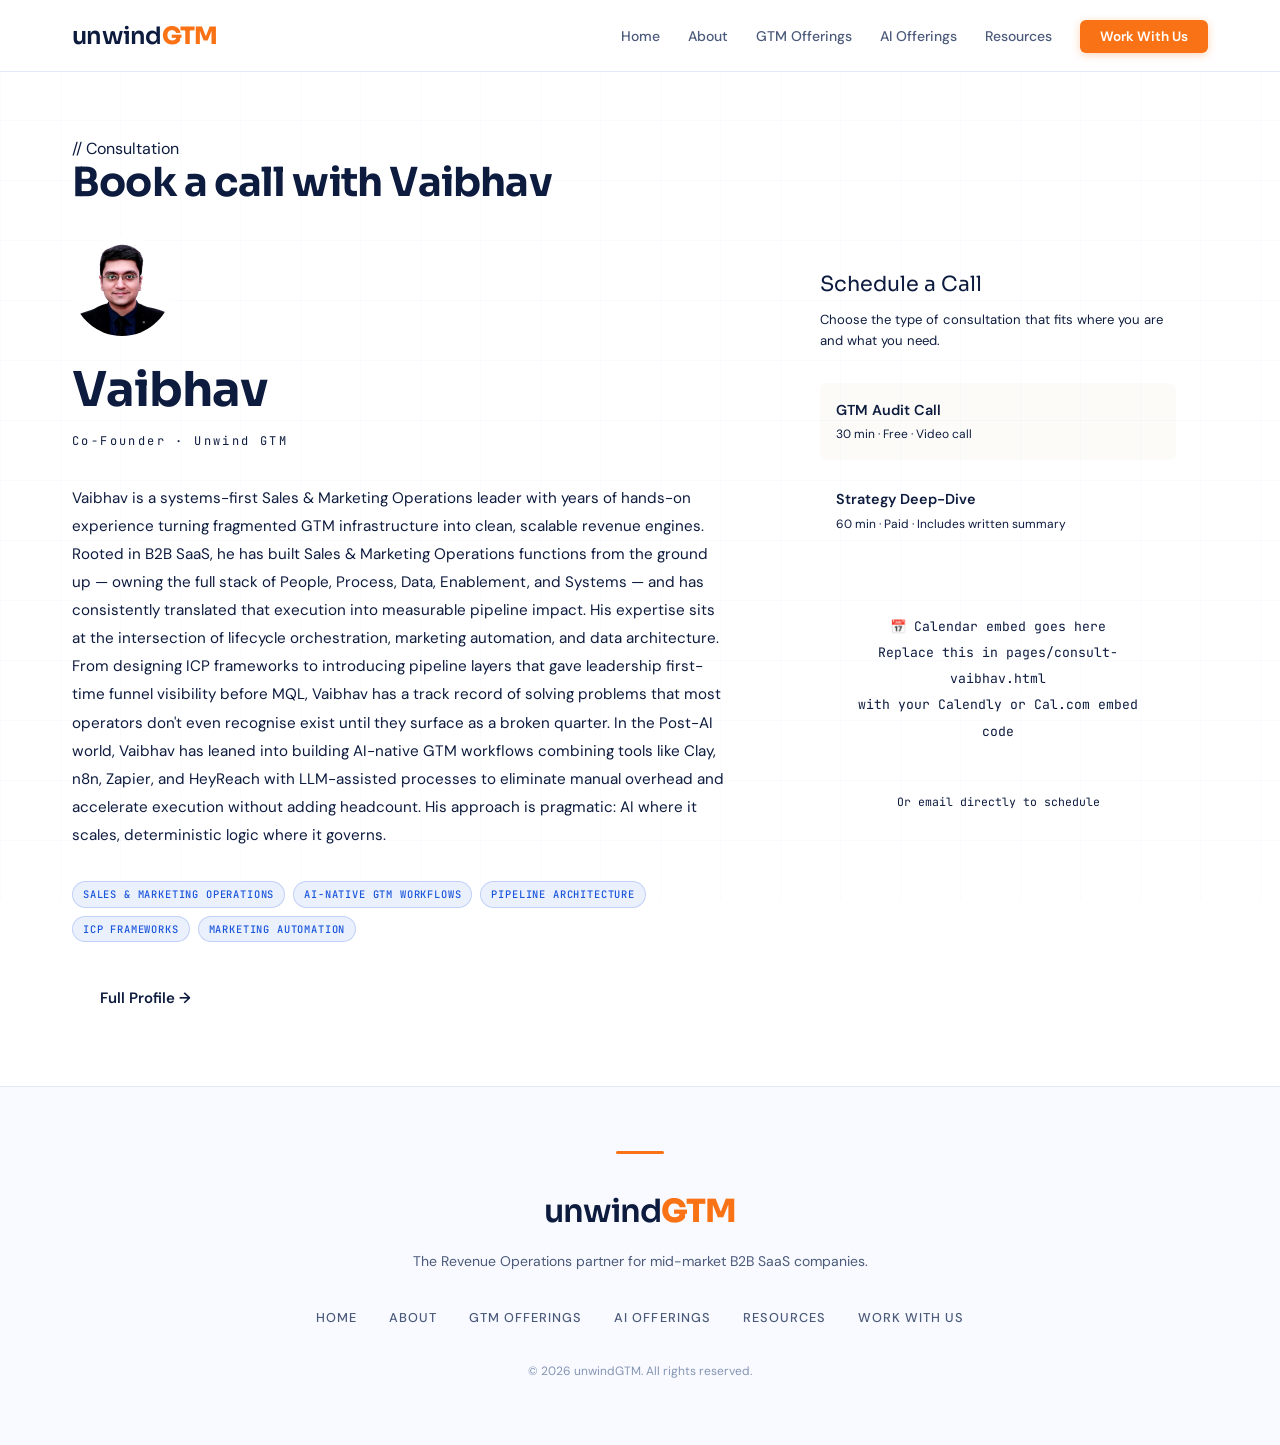
<file: pages/consult-vaibhav.html>
<!DOCTYPE html>
<html lang="en">
<head>
  <meta charset="UTF-8">
  <meta name="viewport" content="width=device-width, initial-scale=1.0">
  <title>Consult with Vaibhav — Unwind GTM</title>
  <link rel="stylesheet" href="../assets/css/main.css">
  <style>
    .consult-layout { display:grid; grid-template-columns:1fr 420px; gap:var(--space-lg); align-items:start; }
    .consult-avatar { width:100px;height:100px;border-radius:50%;background:linear-gradient(135deg,rgba(200,169,110,0.3),rgba(78,205,196,0.2));overflow:hidden;display:flex;align-items:center;justify-content:center;font-family:var(--font-display);font-size:2.5rem;color:var(--color-primary);margin-bottom:var(--space-sm); }
    .consult-avatar img { width:100%;height:100%;object-fit:cover; }
    .consult-name { font-family:var(--font-display);font-size:clamp(2rem,4vw,3rem);font-weight:700;letter-spacing:-0.02em;margin-bottom:0.25rem; }
    .consult-role { font-family:var(--font-mono);font-size:0.75rem;letter-spacing:0.2em;color:var(--color-primary);margin-bottom:var(--space-md); }
    .consult-bio { font-size:0.95rem;color:var(--color-text-muted);line-height:1.85;margin-bottom:var(--space-md); }
    .consult-expertise { display:flex;flex-wrap:wrap;gap:0.5rem;margin-bottom:var(--space-md); }
    .booking-card { background:var(--color-bg-card);border:1px solid var(--color-border);border-radius:8px;padding:var(--space-md);position:sticky;top:calc(var(--nav-height) + 2rem); }
    .booking-card-title { font-family:var(--font-display);font-size:1.3rem;margin-bottom:0.5rem; }
    .booking-card-sub { font-size:0.82rem;color:var(--color-text-muted);margin-bottom:var(--space-md);line-height:1.6; }
    .booking-options { display:flex;flex-direction:column;gap:0.75rem;margin-bottom:var(--space-md); }
    .booking-option { background:var(--color-bg-2);border:1px solid var(--color-border);border-radius:6px;padding:1rem;cursor:pointer;transition:all var(--transition); }
    .booking-option:hover,.booking-option.selected { border-color:rgba(200,169,110,0.5);background:rgba(200,169,110,0.05); }
    .booking-option-title { font-weight:600;font-size:0.9rem; }
    .booking-option-meta { font-size:0.75rem;color:var(--color-text-muted);margin-top:0.2rem; }
    .calendar-placeholder { background:var(--color-bg-2);border:1px dashed var(--color-border);border-radius:6px;padding:2rem;text-align:center;font-size:0.82rem;color:var(--color-text-subtle);margin-bottom:var(--space-sm);font-family:var(--font-mono);line-height:2; }
    @media (max-width:900px) { .consult-layout{grid-template-columns:1fr} .booking-card{position:static} }
  </style>
</head>
<body>
  <div class="page-wrapper">
    <div class="content-layer">
      <div class="section" id="pageContent">
        <p style="color:var(--color-text-muted)">Loading...</p>
      </div>
    </div>
  </div>
  <script src="../assets/js/nav.js"></script>
  <script>
    var FOUNDER_ID = 'vaibhav';
    fetch('../data/founders.json').then(function(r){return r.json();}).then(function(data){
      var f = data.founders.find(function(x){return x.id===FOUNDER_ID;});
      if(!f) return;
      document.title = 'Consult with '+f.name+' — Unwind GTM';
      var expertiseTags = f.expertise.map(function(e){return '<span class="tag">'+e+'</span>';}).join('');
      document.getElementById('pageContent').innerHTML =
        '<p class="hero-eyebrow">// Consultation</p>'+
        '<h1 style="font-family:var(--font-display);font-size:clamp(1.5rem,4vw,2.5rem);font-weight:700;letter-spacing:-0.02em;margin-bottom:var(--space-md)">Book a call with <em style="font-style:normal;color:var(--color-primary)">'+f.name+'</em></h1>'+
        '<div class="consult-layout">'+
          '<div class="consult-left">'+
            '<div class="consult-avatar"><img src="../'+f.image+'" alt="'+f.name+'" onerror="this.parentElement.textContent=\''+f.name[0]+'\'"></div>'+
            '<div class="consult-name">'+f.name+'</div>'+
            '<div class="consult-role">'+f.role+' · Unwind GTM</div>'+
            '<p class="consult-bio">'+f.bio+'</p>'+
            '<div class="consult-expertise">'+expertiseTags+'</div>'+
            '<a href="about.html" class="btn btn-ghost">Full Profile →</a>'+
          '</div>'+
          '<div class="booking-card">'+
            '<div class="booking-card-title">Schedule a Call</div>'+
            '<p class="booking-card-sub">Choose the type of consultation that fits where you are and what you need.</p>'+
            '<div class="booking-options">'+
              '<div class="booking-option selected"><div class="booking-option-title">GTM Audit Call</div><div class="booking-option-meta">30 min · Free · Video call</div></div>'+
              '<div class="booking-option"><div class="booking-option-title">Strategy Deep-Dive</div><div class="booking-option-meta">60 min · Paid · Includes written summary</div></div>'+
            '</div>'+
            '<!-- CALENDAR EMBED: Replace the block below with your Calendly/Cal.com embed code -->'+
            '<div class="calendar-placeholder">'+
              '📅 Calendar embed goes here<br>'+
              'Replace this in pages/consult-'+f.id+'.html<br>'+
              'with your Calendly or Cal.com embed code'+
            '</div>'+
            '<p style="font-size:0.72rem;color:var(--color-text-subtle);text-align:center;font-family:var(--font-mono)">Or email directly to schedule</p>'+
          '</div>'+
        '</div>';
      document.querySelectorAll('.booking-option').forEach(function(opt){
        opt.addEventListener('click',function(){
          document.querySelectorAll('.booking-option').forEach(function(o){o.classList.remove('selected');});
          opt.classList.add('selected');
        });
      });
    });
  </script>
</body>
</html>
</file>
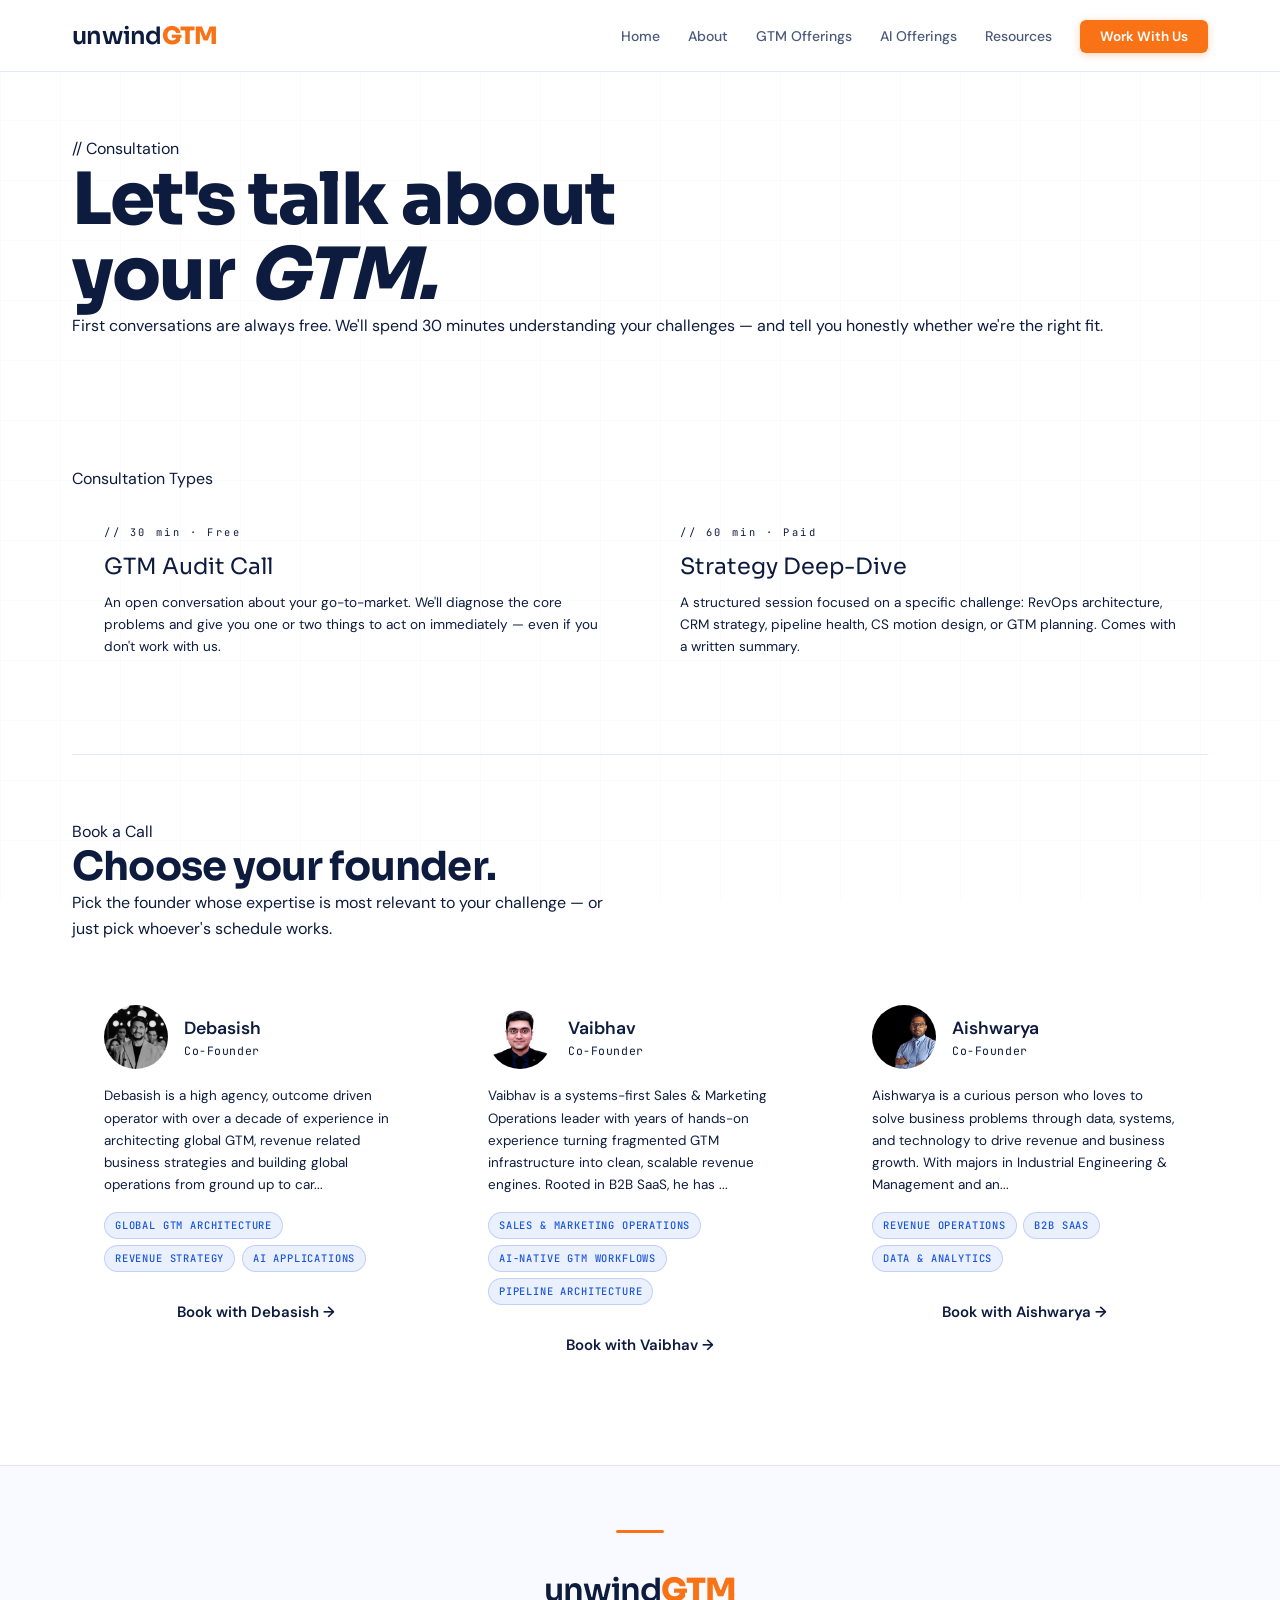
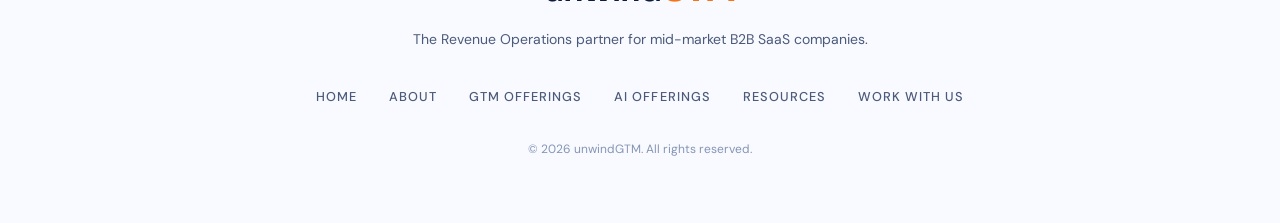
<file: pages/consultation.html>
<!DOCTYPE html>
<html lang="en">
<head>
  <meta charset="UTF-8">
  <meta name="viewport" content="width=device-width, initial-scale=1.0">
  <title>Consultation — Unwind GTM</title>
  <meta name="description" content="Book a GTM consultation with the founders of Unwind GTM. Free initial call. No pitch decks.">
  <link rel="stylesheet" href="../assets/css/main.css">
  <style>
    .consult-types {
      display: grid;
      grid-template-columns: 1fr 1fr;
      gap: var(--space-sm);
      margin-bottom: var(--space-lg);
    }
    .consult-type-card {
      background: var(--color-bg-card);
      border: 1px solid var(--color-border);
      border-radius: 8px;
      padding: var(--space-md);
      transition: all var(--transition);
    }
    .consult-type-card:hover { border-color: rgba(200,169,110,0.3); }
    .consult-type-label {
      font-family: var(--font-mono);
      font-size: 0.65rem;
      letter-spacing: 0.25em;
      color: var(--color-primary);
      margin-bottom: 0.5rem;
    }
    .consult-type-title {
      font-family: var(--font-display);
      font-size: 1.4rem;
      margin-bottom: 0.5rem;
    }
    .consult-type-desc {
      font-size: 0.85rem;
      color: var(--color-text-muted);
      line-height: 1.6;
    }
    .founders-consult-grid {
      display: grid;
      grid-template-columns: repeat(auto-fill, minmax(340px, 1fr));
      gap: var(--space-sm);
    }
    .founder-consult-card {
      background: var(--color-bg-card);
      border: 1px solid var(--color-border);
      border-radius: 8px;
      padding: var(--space-md);
      transition: all var(--transition);
    }
    .founder-consult-card:hover { border-color: rgba(200,169,110,0.3); }
    .founder-consult-top {
      display: flex;
      align-items: center;
      gap: 1rem;
      margin-bottom: var(--space-sm);
    }
    .founder-avatar-consult {
      width: 64px;
      height: 64px;
      border-radius: 50%;
      background: linear-gradient(135deg, rgba(200,169,110,0.3), rgba(78,205,196,0.2));
      overflow: hidden;
      flex-shrink: 0;
      display: flex;
      align-items: center;
      justify-content: center;
      font-family: var(--font-display);
      font-size: 1.5rem;
      color: var(--color-primary);
    }
    .founder-avatar-consult img { width:100%;height:100%;object-fit:cover; }
    .founder-consult-name { font-weight: 600; font-size: 1.1rem; }
    .founder-consult-role {
      font-size: 0.72rem;
      color: var(--color-primary);
      font-family: var(--font-mono);
      letter-spacing: 0.05em;
    }
    .founder-consult-bio {
      font-size: 0.84rem;
      color: var(--color-text-muted);
      line-height: 1.65;
      margin-bottom: var(--space-sm);
    }
    .founder-expertise-mini {
      display: flex;
      flex-wrap: wrap;
      gap: 0.4rem;
      margin-bottom: var(--space-sm);
    }
    @media (max-width: 640px) {
      .consult-types { grid-template-columns: 1fr; }
    }
  </style>
</head>
<body>
  <div class="page-wrapper">
    <div class="content-layer">
      <div class="hero section">
        <p class="hero-eyebrow">// Consultation</p>
        <h1 class="hero-title">Let's talk about<br>your <em>GTM.</em></h1>
        <p class="hero-subtitle">First conversations are always free. We'll spend 30 minutes understanding your challenges — and tell you honestly whether we're the right fit.</p>
      </div>

      <div class="section">
        <p class="section-label">Consultation Types</p>
        <div class="consult-types">
          <div class="consult-type-card">
            <div class="consult-type-label">// 30 min · Free</div>
            <div class="consult-type-title">GTM Audit Call</div>
            <div class="consult-type-desc">An open conversation about your go-to-market. We'll diagnose the core problems and give you one or two things to act on immediately — even if you don't work with us.</div>
          </div>
          <div class="consult-type-card">
            <div class="consult-type-label">// 60 min · Paid</div>
            <div class="consult-type-title">Strategy Deep-Dive</div>
            <div class="consult-type-desc">A structured session focused on a specific challenge: RevOps architecture, CRM strategy, pipeline health, CS motion design, or GTM planning. Comes with a written summary.</div>
          </div>
        </div>

        <hr class="section-divider">

        <p class="section-label">Book a Call</p>
        <h2 class="section-title">Choose your founder.</h2>
        <p style="color:var(--color-text-muted);margin-bottom:var(--space-md);max-width:560px">Pick the founder whose expertise is most relevant to your challenge — or just pick whoever's schedule works.</p>

        <div class="founders-consult-grid" id="foundersConsultGrid">
          <p style="color:var(--color-text-muted)">Loading...</p>
        </div>
      </div>
    </div>
  </div>

  <script src="../assets/js/nav.js"></script>
  <script>
    const CONSULT_PAGES = {
      debasish: 'consult-debasish.html',
      vaibhav:  'consult-vaibhav.html',
      aishwarya:'consult-aishwarya.html'
    };

    fetch('../data/founders.json').then(r=>r.json()).then(data=>{
      document.getElementById('foundersConsultGrid').innerHTML = data.founders.map(f=>`
        <div class="founder-consult-card fade-in">
          <div class="founder-consult-top">
            <div class="founder-avatar-consult">
              <img src="../${f.image}" alt="${f.name}" onerror="this.parentElement.textContent='${f.name[0]}'">
            </div>
            <div>
              <div class="founder-consult-name">${f.name}</div>
              <div class="founder-consult-role">${f.role}</div>
            </div>
          </div>
          <p class="founder-consult-bio">${f.bio.substring(0,200)}...</p>
          <div class="founder-expertise-mini">
            ${f.expertise.slice(0,3).map(e=>`<span class="tag">${e}</span>`).join('')}
          </div>
          <a href="${CONSULT_PAGES[f.id]}" class="btn btn-primary" style="width:100%;justify-content:center">
            Book with ${f.name} →
          </a>
        </div>
      `).join('');
    });
  </script>
</body>
</html>
</file>
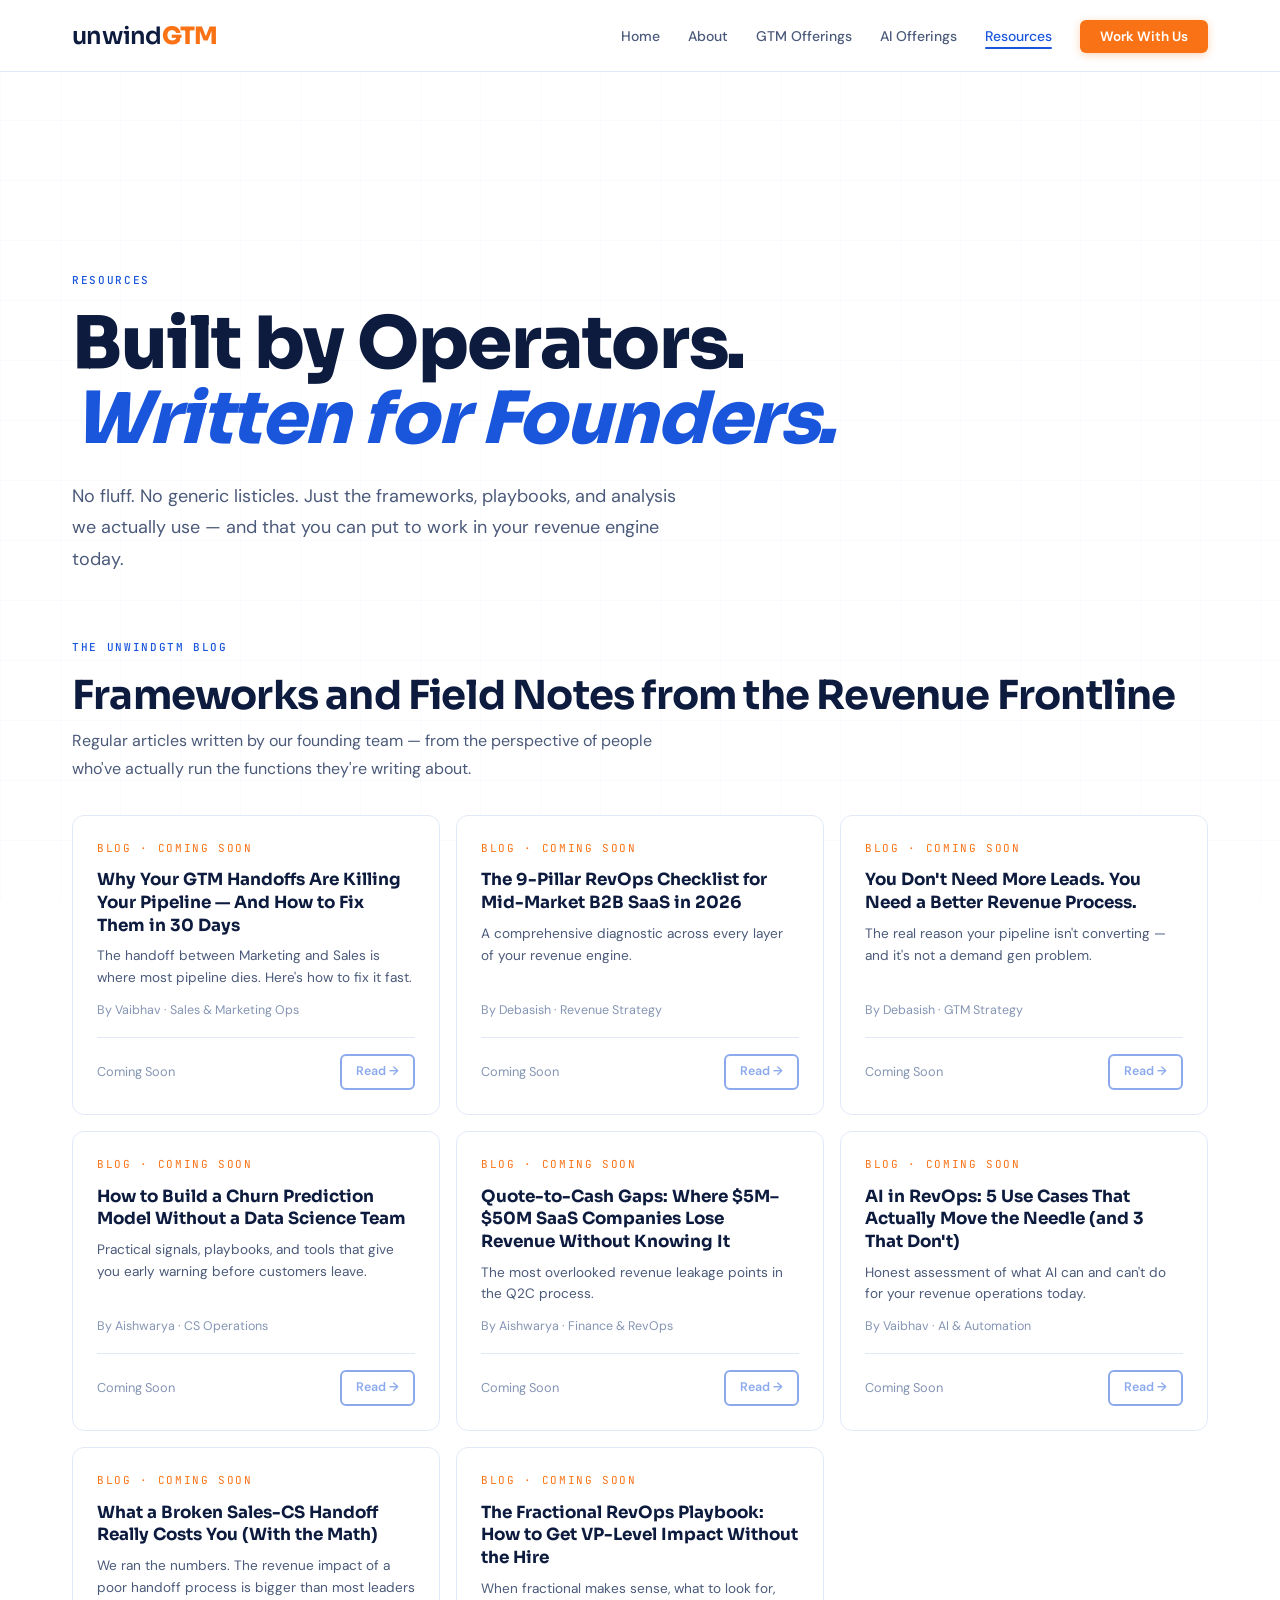
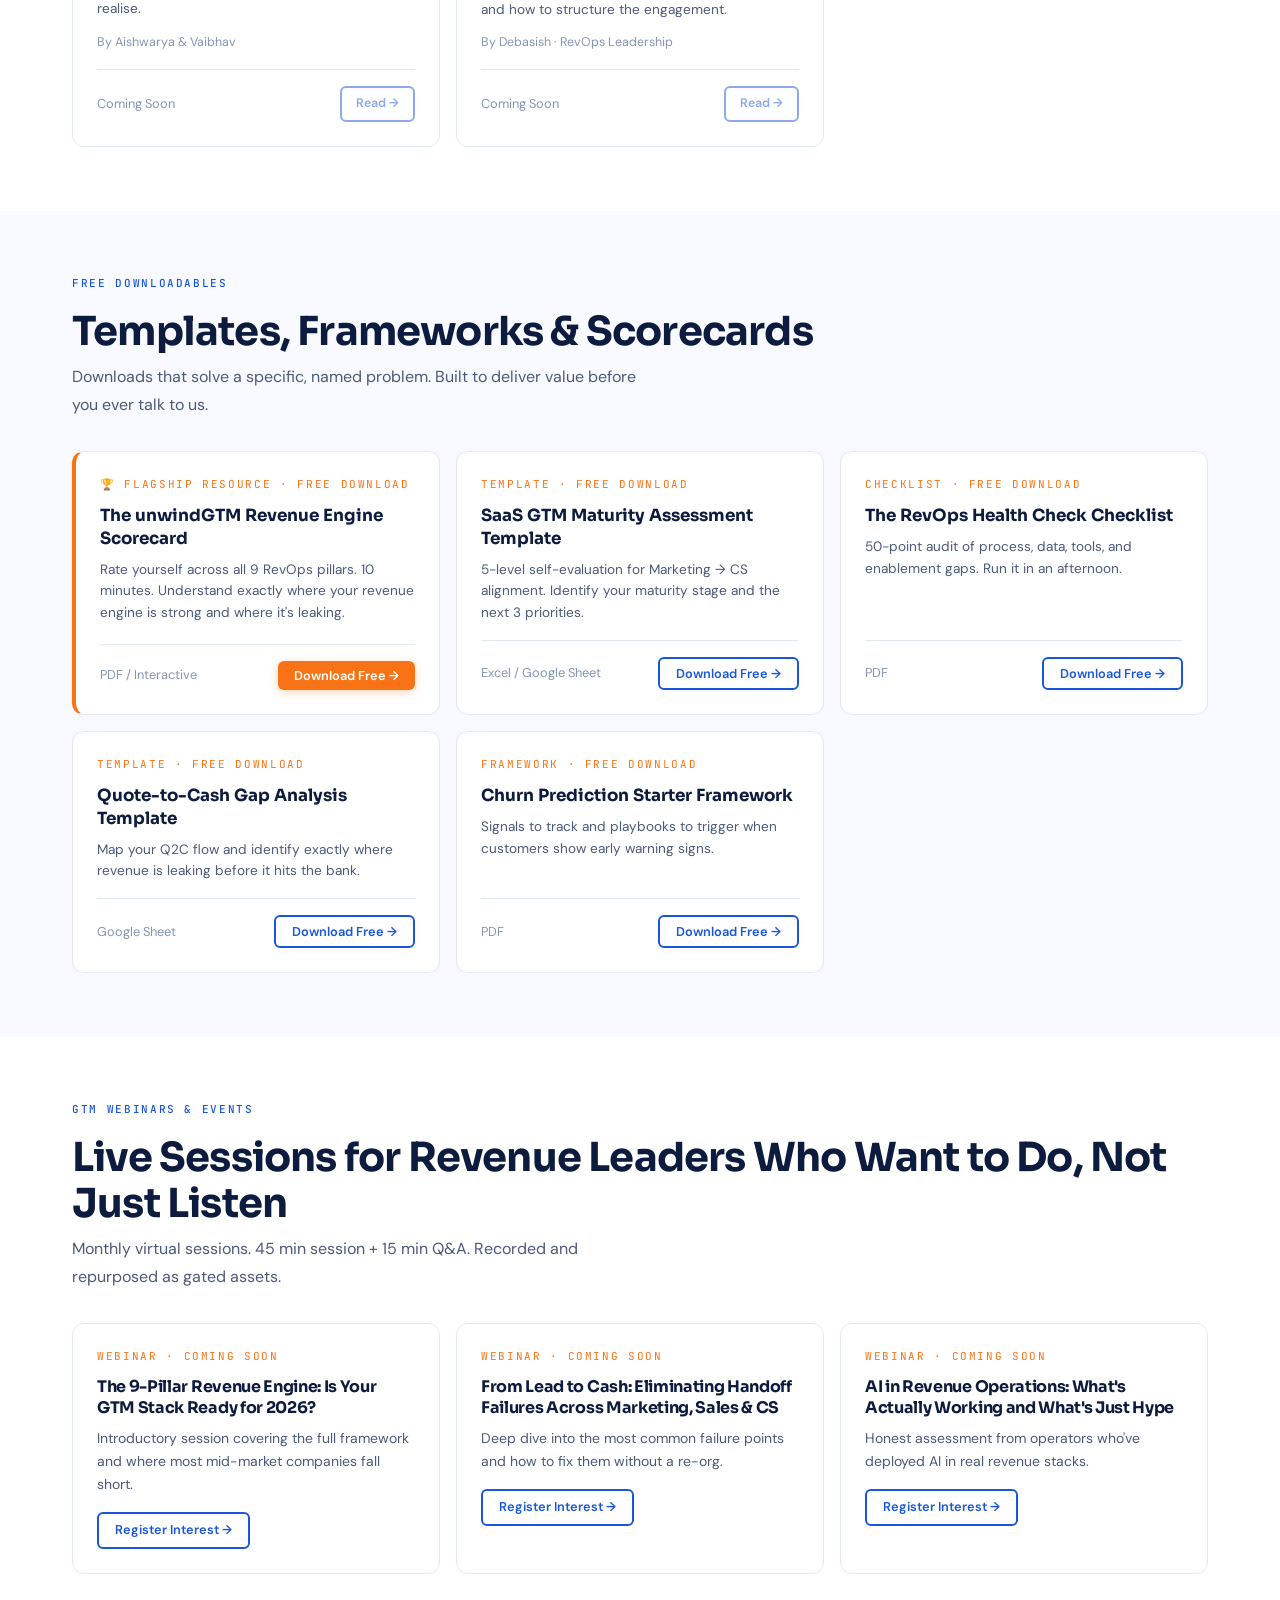
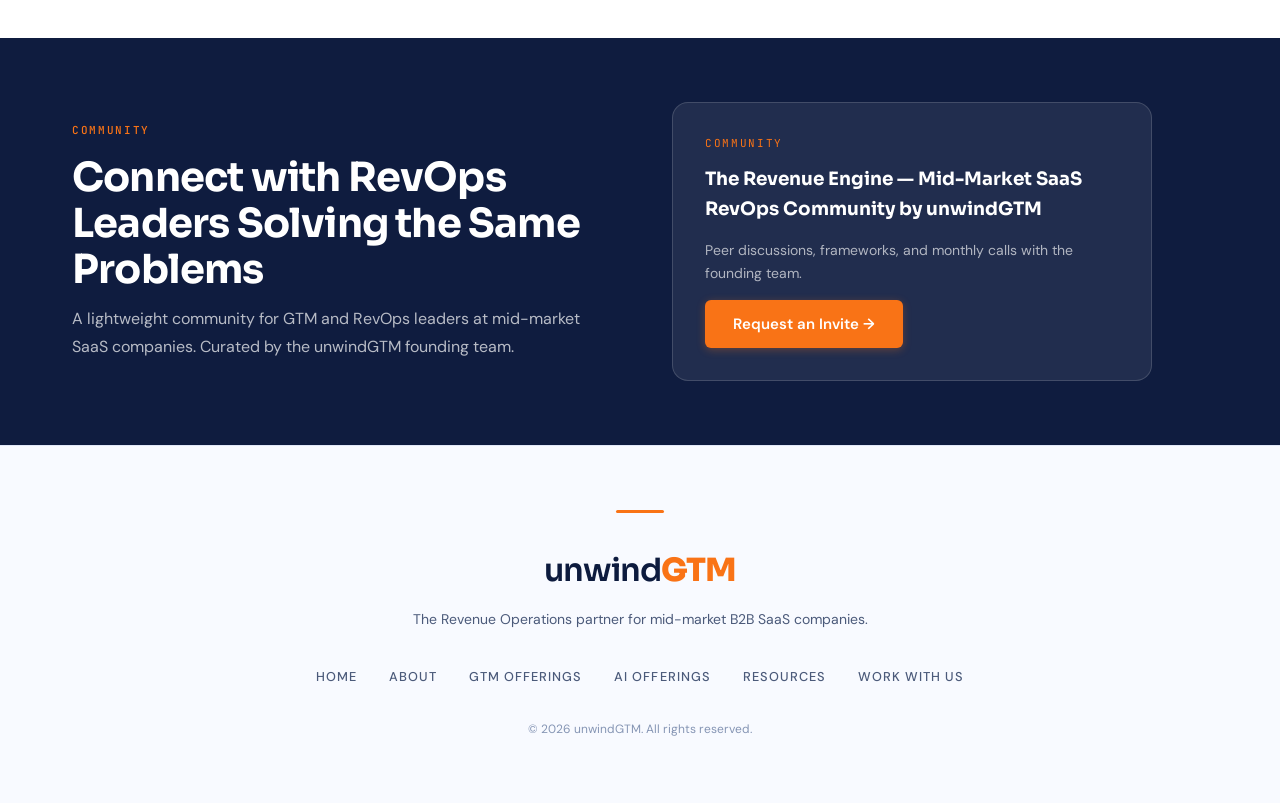
<file: pages/resources.html>
<!DOCTYPE html>
<html lang="en">
<head>
  <meta charset="UTF-8"><meta name="viewport" content="width=device-width, initial-scale=1.0">
  <title>Resources — unwindGTM</title>
  <link rel="stylesheet" href="../assets/css/main.css">
  <style>
    .resource-grid { display:grid; grid-template-columns:repeat(auto-fill,minmax(300px,1fr)); gap:1rem; }
    .resource-card { background:#fff; border:1px solid var(--border); border-radius:12px; padding:1.5rem; display:flex; flex-direction:column; transition:all var(--transition); }
    .resource-card:hover { border-color:var(--blue); box-shadow:0 4px 20px rgba(26,86,219,0.08); transform:translateY(-2px); }
    .resource-type { font-family:var(--font-mono); font-size:11px; color:var(--orange); text-transform:uppercase; letter-spacing:0.15em; margin-bottom:0.75rem; }
    .resource-title { font-family:var(--font-display); font-size:1.05rem; font-weight:700; color:var(--navy); margin-bottom:0.5rem; line-height:1.35; }
    .resource-desc { font-size:0.85rem; color:var(--muted); line-height:1.6; flex:1; }
    .resource-meta { font-size:0.78rem; color:var(--light-text); margin-top:0.75rem; }
    .resource-footer { display:flex; align-items:center; justify-content:space-between; margin-top:1rem; padding-top:1rem; border-top:1px solid var(--border); }
    .resource-card.flagship { border-left:4px solid var(--orange); }
    /* MODAL */
    .modal-overlay { position:fixed; inset:0; background:rgba(0,0,0,0.5); backdrop-filter:blur(8px); z-index:2000; display:flex; align-items:center; justify-content:center; padding:1rem; opacity:0; pointer-events:none; transition:opacity 0.3s; }
    .modal-overlay.open { opacity:1; pointer-events:all; }
    .modal { background:#fff; border-radius:16px; padding:var(--space-md); max-width:460px; width:100%; transform:translateY(20px); transition:transform 0.3s; }
    .modal-overlay.open .modal { transform:translateY(0); }
    .modal-close { float:right; background:none; border:none; font-size:1.2rem; cursor:pointer; color:var(--muted); }
    .modal-input { width:100%; padding:0.75rem 1rem; border:1px solid var(--border); border-radius:8px; font-family:var(--font-body); font-size:0.9rem; color:var(--navy); outline:none; margin-bottom:0.75rem; }
    .modal-input:focus { border-color:var(--blue); }
    .webinar-grid { display:grid; grid-template-columns:repeat(3,1fr); gap:1rem; }
    .webinar-card { background:#fff; border:1px solid var(--border); border-radius:12px; padding:1.5rem; transition:all var(--transition); }
    .webinar-card:hover { border-color:var(--blue); transform:translateY(-2px); }
    .community-card { background:rgba(255,255,255,0.08); border:1px solid rgba(255,255,255,0.15); border-radius:16px; padding:var(--space-md); max-width:480px; }
    @media(max-width:768px){ .webinar-grid{grid-template-columns:1fr} }
  </style>
</head>
<body>
<div class="page-wrapper"><div class="content-layer">

  <!-- HERO -->
  <div class="section" style="padding-top:calc(var(--space-xl) + var(--nav-height))">
    <span class="eyebrow">Resources</span>
    <h1>Built by Operators.<br><em class="accent">Written for Founders.</em></h1>
    <p class="body-lg" style="max-width:620px;margin-top:1.5rem">No fluff. No generic listicles. Just the frameworks, playbooks, and analysis we actually use — and that you can put to work in your revenue engine today.</p>
  </div>

  <!-- BLOG -->
  <div class="section" style="padding-top:0">
    <span class="eyebrow">The unwindGTM Blog</span>
    <h2 style="margin-bottom:0.5rem">Frameworks and Field Notes from the Revenue Frontline</h2>
    <p class="body-md" style="max-width:580px;margin-bottom:var(--space-md)">Regular articles written by our founding team — from the perspective of people who've actually run the functions they're writing about.</p>
    <div class="resource-grid">
      <div class="resource-card"><div class="resource-type">Blog · Coming Soon</div><div class="resource-title">Why Your GTM Handoffs Are Killing Your Pipeline — And How to Fix Them in 30 Days</div><div class="resource-desc">The handoff between Marketing and Sales is where most pipeline dies. Here's how to fix it fast.</div><div class="resource-meta">By Vaibhav · Sales & Marketing Ops</div><div class="resource-footer"><span class="caption">Coming Soon</span><span class="btn btn-outline-blue" style="padding:6px 14px;font-size:0.78rem;cursor:default;opacity:0.5">Read →</span></div></div>
      <div class="resource-card"><div class="resource-type">Blog · Coming Soon</div><div class="resource-title">The 9-Pillar RevOps Checklist for Mid-Market B2B SaaS in 2026</div><div class="resource-desc">A comprehensive diagnostic across every layer of your revenue engine.</div><div class="resource-meta">By Debasish · Revenue Strategy</div><div class="resource-footer"><span class="caption">Coming Soon</span><span class="btn btn-outline-blue" style="padding:6px 14px;font-size:0.78rem;cursor:default;opacity:0.5">Read →</span></div></div>
      <div class="resource-card"><div class="resource-type">Blog · Coming Soon</div><div class="resource-title">You Don't Need More Leads. You Need a Better Revenue Process.</div><div class="resource-desc">The real reason your pipeline isn't converting — and it's not a demand gen problem.</div><div class="resource-meta">By Debasish · GTM Strategy</div><div class="resource-footer"><span class="caption">Coming Soon</span><span class="btn btn-outline-blue" style="padding:6px 14px;font-size:0.78rem;cursor:default;opacity:0.5">Read →</span></div></div>
      <div class="resource-card"><div class="resource-type">Blog · Coming Soon</div><div class="resource-title">How to Build a Churn Prediction Model Without a Data Science Team</div><div class="resource-desc">Practical signals, playbooks, and tools that give you early warning before customers leave.</div><div class="resource-meta">By Aishwarya · CS Operations</div><div class="resource-footer"><span class="caption">Coming Soon</span><span class="btn btn-outline-blue" style="padding:6px 14px;font-size:0.78rem;cursor:default;opacity:0.5">Read →</span></div></div>
      <div class="resource-card"><div class="resource-type">Blog · Coming Soon</div><div class="resource-title">Quote-to-Cash Gaps: Where $5M–$50M SaaS Companies Lose Revenue Without Knowing It</div><div class="resource-desc">The most overlooked revenue leakage points in the Q2C process.</div><div class="resource-meta">By Aishwarya · Finance & RevOps</div><div class="resource-footer"><span class="caption">Coming Soon</span><span class="btn btn-outline-blue" style="padding:6px 14px;font-size:0.78rem;cursor:default;opacity:0.5">Read →</span></div></div>
      <div class="resource-card"><div class="resource-type">Blog · Coming Soon</div><div class="resource-title">AI in RevOps: 5 Use Cases That Actually Move the Needle (and 3 That Don't)</div><div class="resource-desc">Honest assessment of what AI can and can't do for your revenue operations today.</div><div class="resource-meta">By Vaibhav · AI & Automation</div><div class="resource-footer"><span class="caption">Coming Soon</span><span class="btn btn-outline-blue" style="padding:6px 14px;font-size:0.78rem;cursor:default;opacity:0.5">Read →</span></div></div>
      <div class="resource-card"><div class="resource-type">Blog · Coming Soon</div><div class="resource-title">What a Broken Sales-CS Handoff Really Costs You (With the Math)</div><div class="resource-desc">We ran the numbers. The revenue impact of a poor handoff process is bigger than most leaders realise.</div><div class="resource-meta">By Aishwarya & Vaibhav</div><div class="resource-footer"><span class="caption">Coming Soon</span><span class="btn btn-outline-blue" style="padding:6px 14px;font-size:0.78rem;cursor:default;opacity:0.5">Read →</span></div></div>
      <div class="resource-card"><div class="resource-type">Blog · Coming Soon</div><div class="resource-title">The Fractional RevOps Playbook: How to Get VP-Level Impact Without the Hire</div><div class="resource-desc">When fractional makes sense, what to look for, and how to structure the engagement.</div><div class="resource-meta">By Debasish · RevOps Leadership</div><div class="resource-footer"><span class="caption">Coming Soon</span><span class="btn btn-outline-blue" style="padding:6px 14px;font-size:0.78rem;cursor:default;opacity:0.5">Read →</span></div></div>
    </div>
  </div>

  <!-- DOWNLOADABLES -->
  <div style="background:var(--bg-light);padding:var(--space-lg) 0;">
    <div class="section" style="padding-top:0;padding-bottom:0">
      <span class="eyebrow">Free Downloadables</span>
      <h2 style="margin-bottom:0.5rem">Templates, Frameworks & Scorecards</h2>
      <p class="body-md" style="max-width:580px;margin-bottom:var(--space-md)">Downloads that solve a specific, named problem. Built to deliver value before you ever talk to us.</p>
      <div class="resource-grid">
        <div class="resource-card flagship"><div class="resource-type" style="color:var(--orange)">🏆 Flagship Resource · Free Download</div><div class="resource-title">The unwindGTM Revenue Engine Scorecard</div><div class="resource-desc">Rate yourself across all 9 RevOps pillars. 10 minutes. Understand exactly where your revenue engine is strong and where it's leaking.</div><div class="resource-footer"><span class="caption">PDF / Interactive</span><button class="btn btn-orange" style="padding:6px 16px;font-size:0.8rem" onclick="openModal('Revenue Engine Scorecard')">Download Free →</button></div></div>
        <div class="resource-card"><div class="resource-type">Template · Free Download</div><div class="resource-title">SaaS GTM Maturity Assessment Template</div><div class="resource-desc">5-level self-evaluation for Marketing → CS alignment. Identify your maturity stage and the next 3 priorities.</div><div class="resource-footer"><span class="caption">Excel / Google Sheet</span><button class="btn btn-outline-blue" style="padding:6px 16px;font-size:0.8rem" onclick="openModal('GTM Maturity Assessment')">Download Free →</button></div></div>
        <div class="resource-card"><div class="resource-type">Checklist · Free Download</div><div class="resource-title">The RevOps Health Check Checklist</div><div class="resource-desc">50-point audit of process, data, tools, and enablement gaps. Run it in an afternoon.</div><div class="resource-footer"><span class="caption">PDF</span><button class="btn btn-outline-blue" style="padding:6px 16px;font-size:0.8rem" onclick="openModal('RevOps Health Check Checklist')">Download Free →</button></div></div>
        <div class="resource-card"><div class="resource-type">Template · Free Download</div><div class="resource-title">Quote-to-Cash Gap Analysis Template</div><div class="resource-desc">Map your Q2C flow and identify exactly where revenue is leaking before it hits the bank.</div><div class="resource-footer"><span class="caption">Google Sheet</span><button class="btn btn-outline-blue" style="padding:6px 16px;font-size:0.8rem" onclick="openModal('Q2C Gap Analysis Template')">Download Free →</button></div></div>
        <div class="resource-card"><div class="resource-type">Framework · Free Download</div><div class="resource-title">Churn Prediction Starter Framework</div><div class="resource-desc">Signals to track and playbooks to trigger when customers show early warning signs.</div><div class="resource-footer"><span class="caption">PDF</span><button class="btn btn-outline-blue" style="padding:6px 16px;font-size:0.8rem" onclick="openModal('Churn Prediction Framework')">Download Free →</button></div></div>
      </div>
    </div>
  </div>

  <!-- WEBINARS -->
  <div class="section">
    <span class="eyebrow">GTM Webinars & Events</span>
    <h2 style="margin-bottom:0.5rem">Live Sessions for Revenue Leaders Who Want to Do, Not Just Listen</h2>
    <p class="body-md" style="max-width:580px;margin-bottom:var(--space-md)">Monthly virtual sessions. 45 min session + 15 min Q&A. Recorded and repurposed as gated assets.</p>
    <div class="webinar-grid">
      <div class="webinar-card"><div class="resource-type">Webinar · Coming Soon</div><h3 style="font-size:1rem;margin-bottom:0.5rem">The 9-Pillar Revenue Engine: Is Your GTM Stack Ready for 2026?</h3><p class="body-sm">Introductory session covering the full framework and where most mid-market companies fall short.</p><a href="work-with-us.html" class="btn btn-outline-blue" style="margin-top:1rem;padding:6px 16px;font-size:0.8rem">Register Interest →</a></div>
      <div class="webinar-card"><div class="resource-type">Webinar · Coming Soon</div><h3 style="font-size:1rem;margin-bottom:0.5rem">From Lead to Cash: Eliminating Handoff Failures Across Marketing, Sales & CS</h3><p class="body-sm">Deep dive into the most common failure points and how to fix them without a re-org.</p><a href="work-with-us.html" class="btn btn-outline-blue" style="margin-top:1rem;padding:6px 16px;font-size:0.8rem">Register Interest →</a></div>
      <div class="webinar-card"><div class="resource-type">Webinar · Coming Soon</div><h3 style="font-size:1rem;margin-bottom:0.5rem">AI in Revenue Operations: What's Actually Working and What's Just Hype</h3><p class="body-sm">Honest assessment from operators who've deployed AI in real revenue stacks.</p><a href="work-with-us.html" class="btn btn-outline-blue" style="margin-top:1rem;padding:6px 16px;font-size:0.8rem">Register Interest →</a></div>
    </div>
  </div>

  <!-- COMMUNITY -->
  <div style="background:var(--navy-deep);padding:var(--space-lg) 0;">
    <div class="section" style="padding-top:0;padding-bottom:0;display:grid;grid-template-columns:1fr 1fr;gap:var(--space-lg);align-items:center">
      <div>
        <span class="eyebrow orange">Community</span>
        <h2 style="color:#fff;margin-bottom:0.75rem">Connect with RevOps Leaders Solving the Same Problems</h2>
        <p style="color:rgba(255,255,255,0.7);font-size:1rem;line-height:1.75">A lightweight community for GTM and RevOps leaders at mid-market SaaS companies. Curated by the unwindGTM founding team.</p>
      </div>
      <div class="community-card">
        <div style="font-family:var(--font-mono);font-size:11px;color:var(--orange);text-transform:uppercase;letter-spacing:0.15em;margin-bottom:0.75rem">Community</div>
        <div style="font-family:var(--font-display);font-size:1.15rem;font-weight:700;color:#fff;margin-bottom:1rem">The Revenue Engine — Mid-Market SaaS RevOps Community by unwindGTM</div>
        <p style="color:rgba(255,255,255,0.65);font-size:0.875rem;margin-bottom:var(--space-sm)">Peer discussions, frameworks, and monthly calls with the founding team.</p>
        <a href="work-with-us.html" class="btn btn-orange">Request an Invite →</a>
      </div>
    </div>
  </div>

</div></div>

<!-- EMAIL GATE MODAL -->
<div class="modal-overlay" id="modalOverlay">
  <div class="modal">
    <button class="modal-close" onclick="closeModal()">✕</button>
    <div style="font-size:1.75rem;margin-bottom:0.5rem">📄</div>
    <h2 style="font-size:1.3rem;margin-bottom:0.4rem">Get Free Access</h2>
    <p style="font-size:0.85rem;color:var(--muted);margin-bottom:0.75rem">Enter your details to instantly unlock <strong id="modalResource"></strong>.</p>
    <div id="modalForm">
      <input class="modal-input" id="mName" type="text" placeholder="Your name" required>
      <input class="modal-input" id="mEmail" type="email" placeholder="Work email address" required>
      <input class="modal-input" id="mCompany" type="text" placeholder="Company (optional)">
      <button class="btn btn-orange" style="width:100%;justify-content:center" onclick="submitGate(this)">Unlock Resource →</button>
      <p style="font-size:0.72rem;color:var(--light-text);text-align:center;margin-top:0.5rem">🔒 No spam. Unsubscribe anytime.</p>
    </div>
    <div id="modalSuccess" style="display:none;text-align:center;padding:1rem 0">
      <div style="font-size:2.5rem;margin-bottom:0.5rem">✅</div>
      <div style="font-weight:700;color:var(--navy);margin-bottom:0.25rem">You're in!</div>
      <p style="font-size:0.85rem;color:var(--muted)">We'll be in touch with the resource shortly. Check your email.</p>
    </div>
  </div>
</div>

<script src="../assets/js/nav.js"></script>
<script>
function openModal(resource) {
  document.getElementById('modalResource').textContent = resource;
  document.getElementById('modalForm').style.display = 'block';
  document.getElementById('modalSuccess').style.display = 'none';
  document.getElementById('modalOverlay').classList.add('open');
}
function closeModal() { document.getElementById('modalOverlay').classList.remove('open'); }
document.getElementById('modalOverlay').addEventListener('click', function(e){ if(e.target===this) closeModal(); });
function submitGate(btn) {
  var name = document.getElementById('mName').value.trim();
  var email = document.getElementById('mEmail').value.trim();
  if (!name || !email || !email.includes('@')) return;
  btn.disabled = true; btn.textContent = 'Sending...';
  localStorage.setItem('unwindgtm_email', email);
  setTimeout(() => {
    document.getElementById('modalForm').style.display = 'none';
    document.getElementById('modalSuccess').style.display = 'block';
  }, 900);
}
</script>
</body>
</html>
</file>
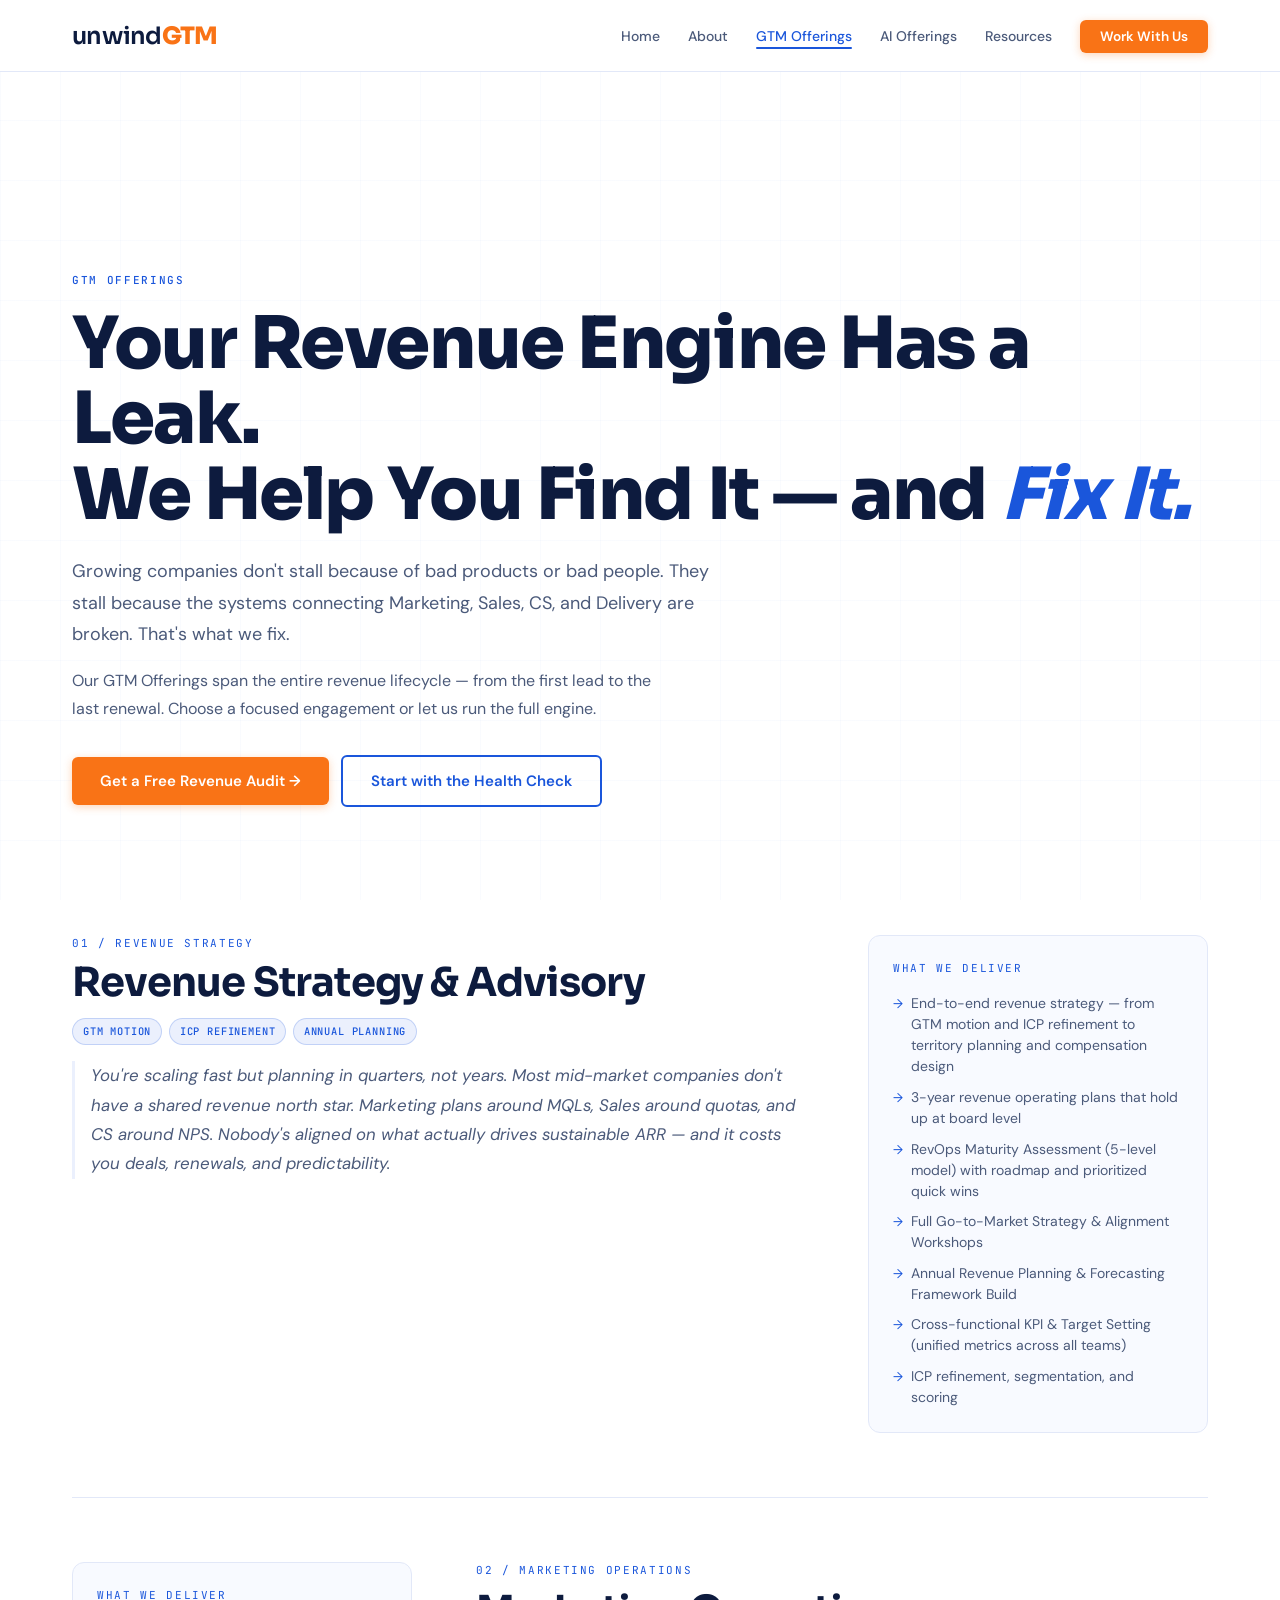
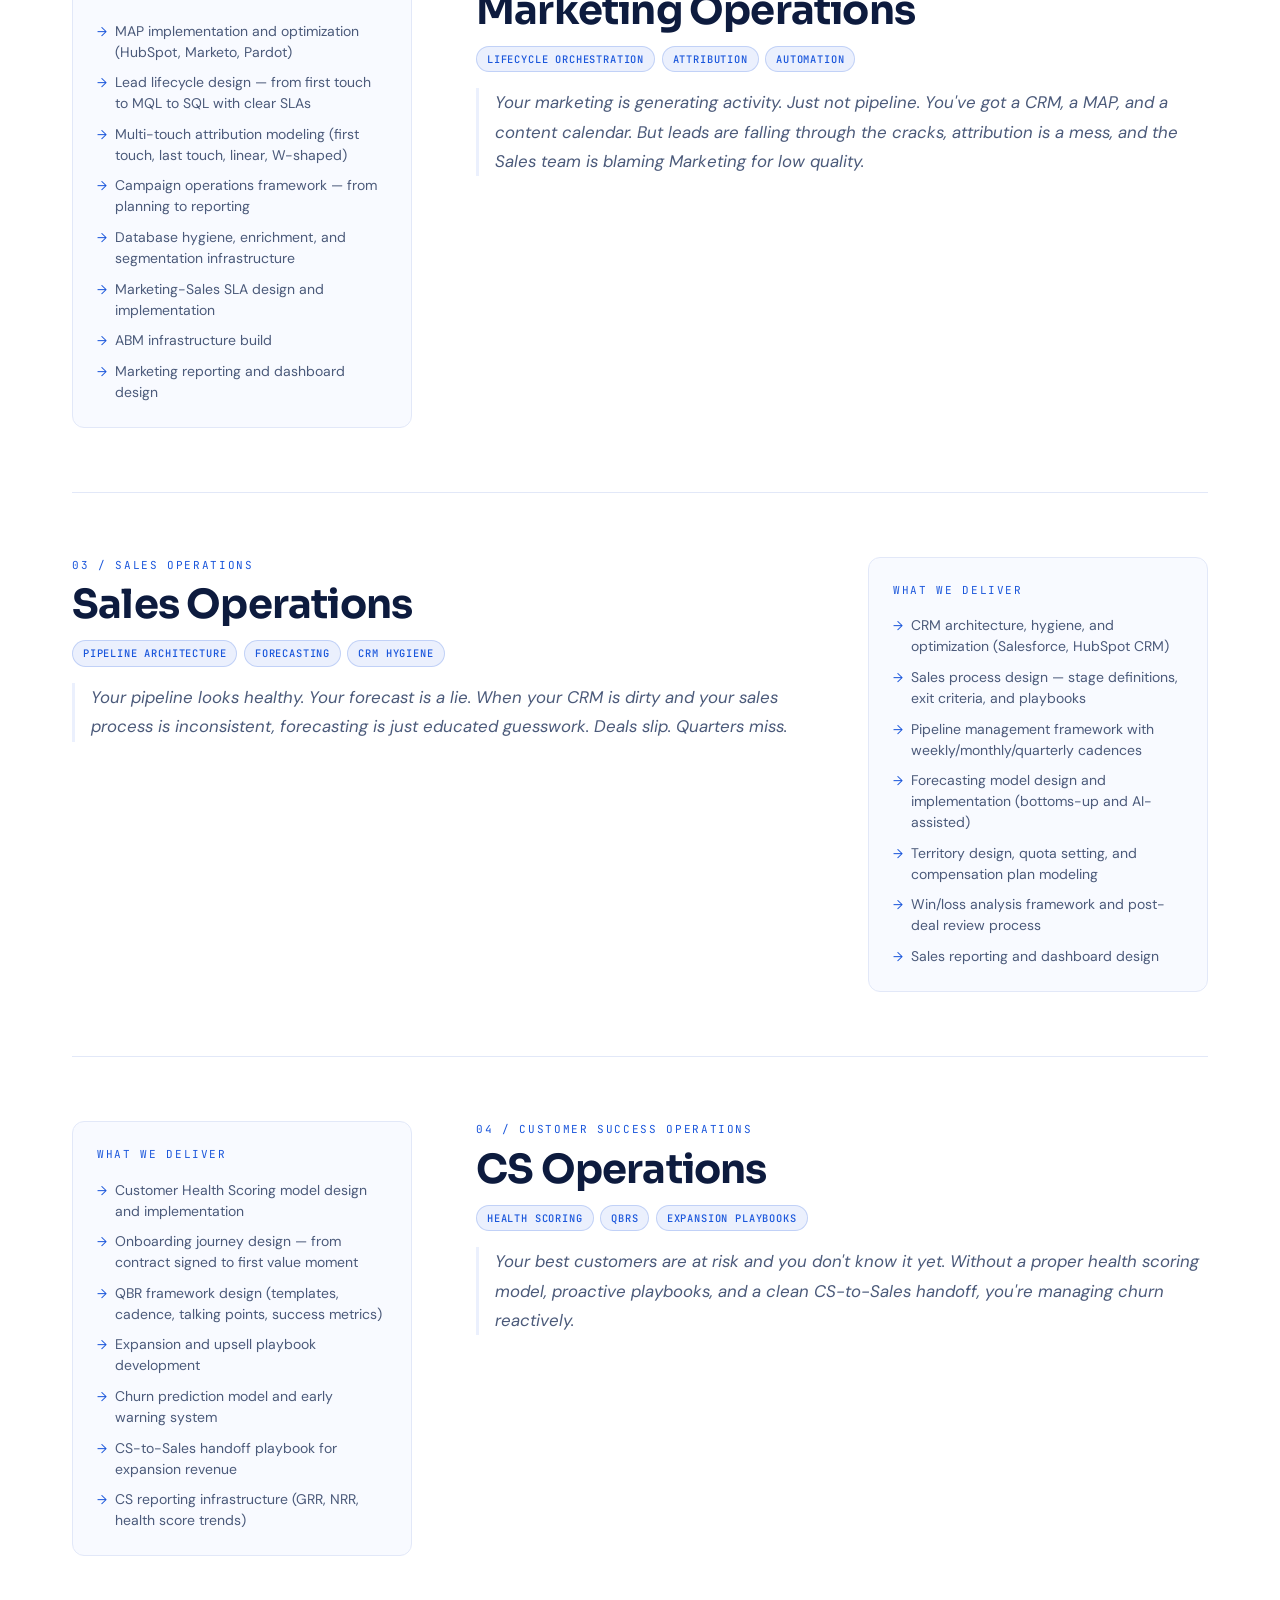
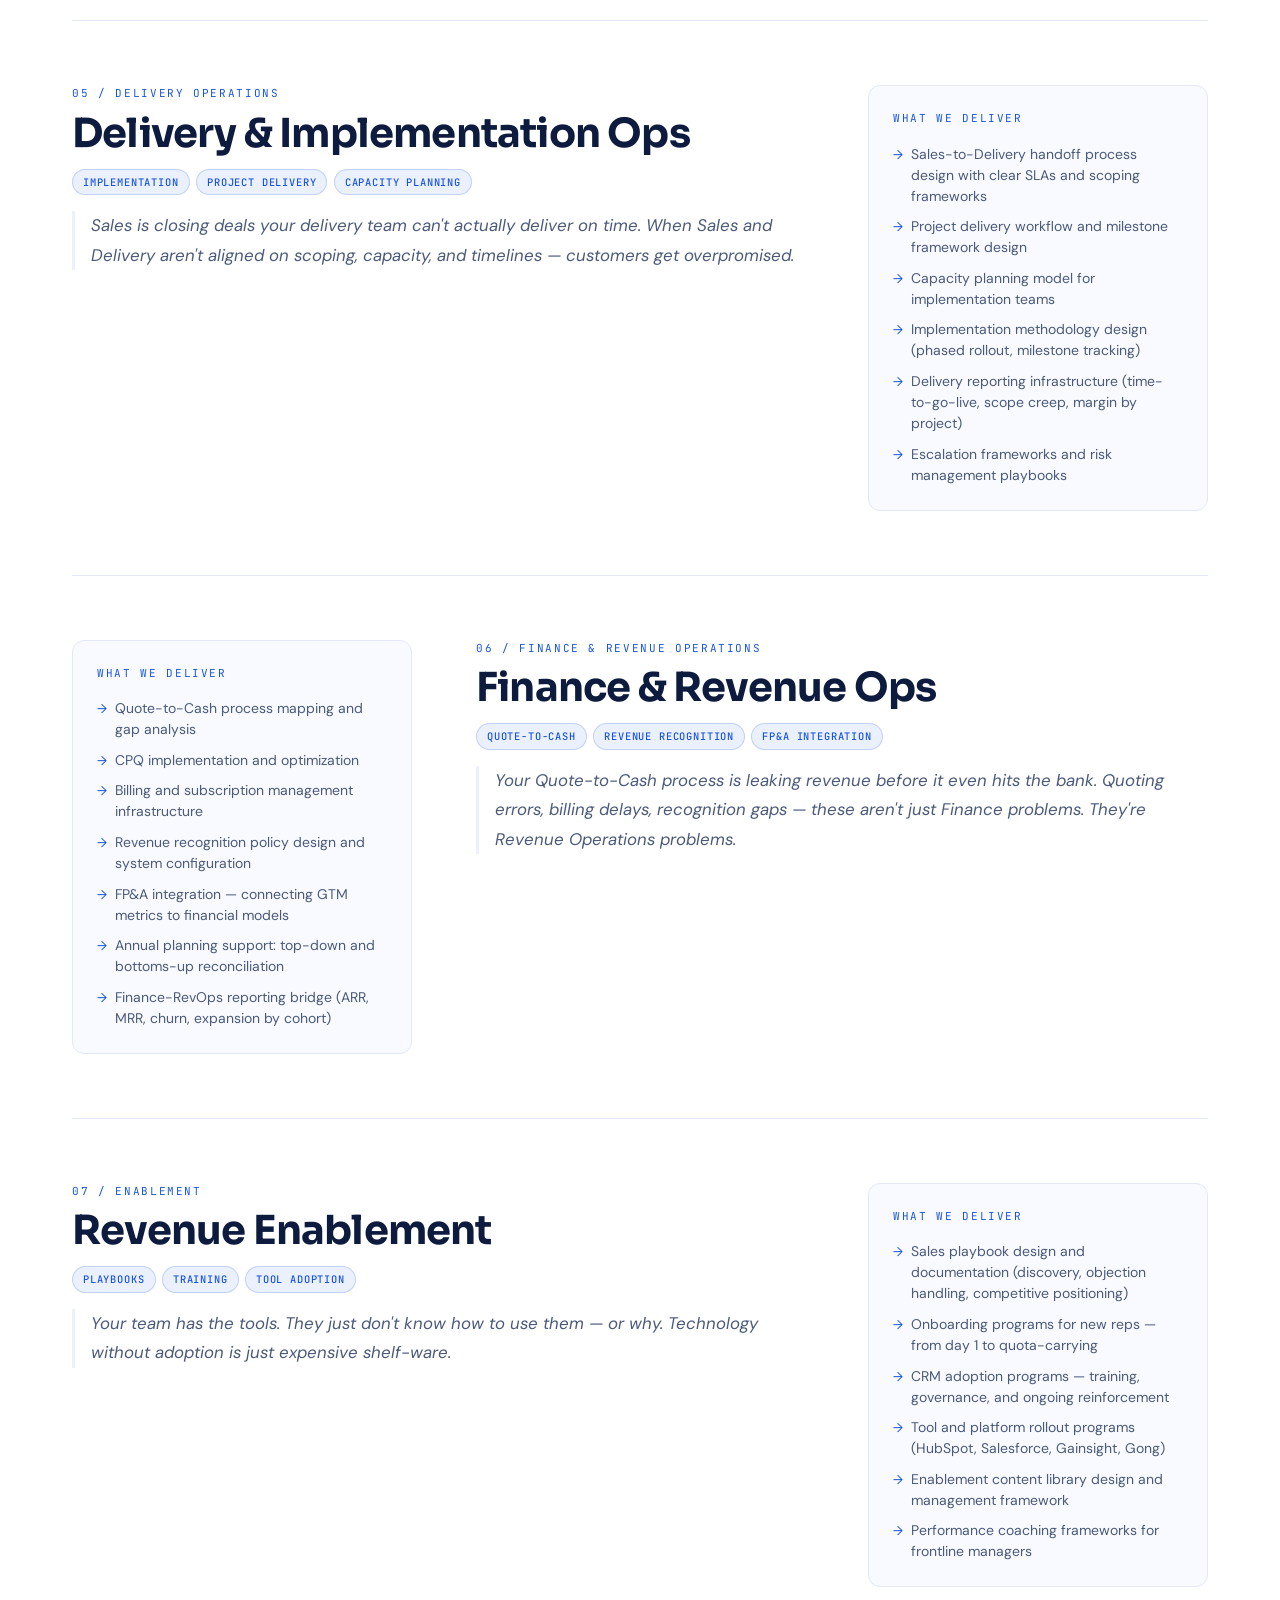
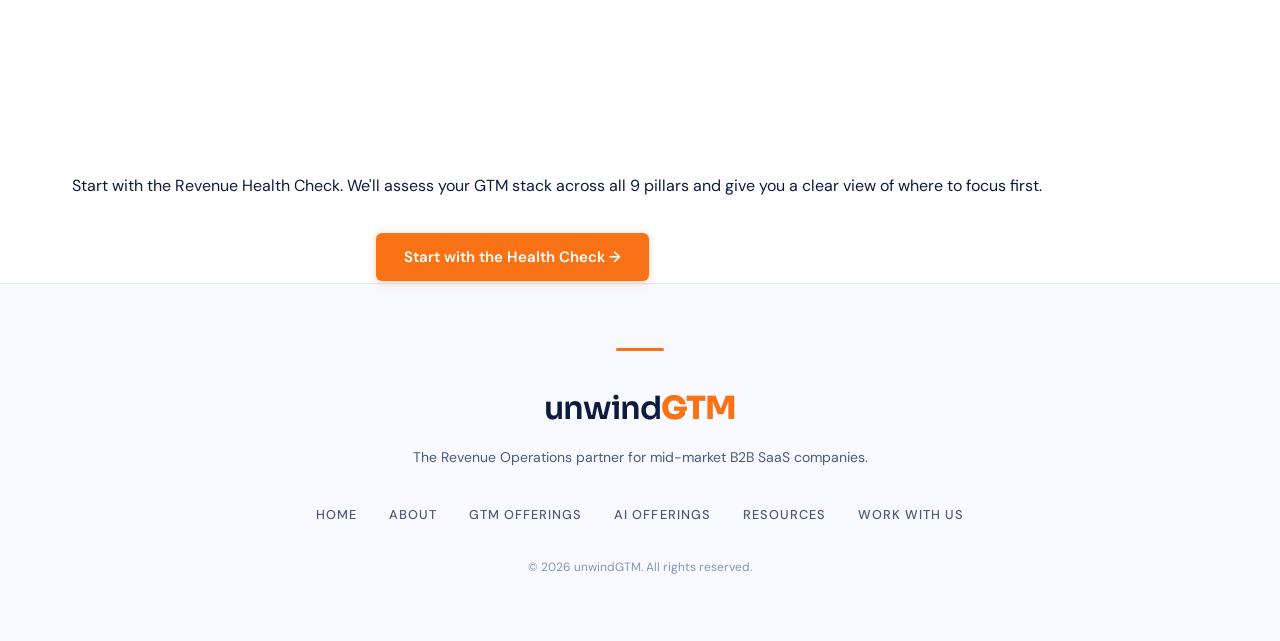
<file: pages/services.html>
<!DOCTYPE html>
<html lang="en">
<head>
  <meta charset="UTF-8"><meta name="viewport" content="width=device-width, initial-scale=1.0">
  <title>GTM Offerings — unwindGTM</title>
  <link rel="stylesheet" href="../assets/css/main.css">
  <style>
    .offering { display:grid; grid-template-columns:1fr 340px; gap:var(--space-lg); align-items:start; padding:var(--space-lg) 0; border-bottom:1px solid var(--border); }
    .offering:last-child { border-bottom:none; }
    .offering.reverse { grid-template-columns:340px 1fr; }
    .offering.reverse .offering-left { order:2; }
    .offering.reverse .offering-right { order:1; }
    .offering-num { font-family:var(--font-mono); font-size:11px; color:var(--blue); text-transform:uppercase; letter-spacing:0.15em; margin-bottom:0.5rem; }
    .offering-tags { display:flex; flex-wrap:wrap; gap:0.4rem; margin:0.75rem 0; }
    .pain-hook { font-size:1.05rem; font-style:italic; color:var(--muted); line-height:1.75; margin:1rem 0; border-left:3px solid var(--light-blue); padding-left:1rem; }
    .deliverables-box { background:var(--bg-light); border:1px solid var(--border); border-radius:12px; padding:1.5rem; }
    .deliverables-label { font-family:var(--font-mono); font-size:11px; color:var(--blue); text-transform:uppercase; letter-spacing:0.15em; margin-bottom:1rem; }
    .deliverables-list { list-style:none; display:flex; flex-direction:column; gap:0.6rem; }
    .deliverables-list li { font-size:0.875rem; color:var(--muted); display:flex; align-items:flex-start; gap:0.5rem; line-height:1.5; }
    .deliverables-list li::before { content:'→'; color:var(--blue); flex-shrink:0; font-size:0.8rem; margin-top:1px; }
    @media(max-width:900px){ .offering,.offering.reverse{grid-template-columns:1fr} .offering.reverse .offering-left,.offering.reverse .offering-right{order:unset} }
  </style>
</head>
<body>
<div class="page-wrapper"><div class="content-layer">

  <!-- HERO -->
  <div class="section" style="padding-top:calc(var(--space-xl) + var(--nav-height))">
    <span class="eyebrow">GTM Offerings</span>
    <h1>Your Revenue Engine Has a Leak.<br>We Help You Find It — and <em class="accent">Fix It.</em></h1>
    <p class="body-lg" style="max-width:640px;margin-top:1.5rem">Growing companies don't stall because of bad products or bad people. They stall because the systems connecting Marketing, Sales, CS, and Delivery are broken. That's what we fix.</p>
    <p class="body-md" style="max-width:600px;margin-top:1rem">Our GTM Offerings span the entire revenue lifecycle — from the first lead to the last renewal. Choose a focused engagement or let us run the full engine.</p>
    <div class="btn-row">
      <a href="work-with-us.html" class="btn btn-orange">Get a Free Revenue Audit →</a>
      <a href="work-with-us.html" class="btn btn-outline-blue">Start with the Health Check</a>
    </div>
  </div>

  <div class="section" style="padding-top:0">
    <!-- OFFERING 01 -->
    <div class="offering" id="revenue-strategy">
      <div class="offering-left">
        <div class="offering-num">01 / Revenue Strategy</div>
        <h2>Revenue Strategy & Advisory</h2>
        <div class="offering-tags"><span class="tag">GTM Motion</span><span class="tag">ICP Refinement</span><span class="tag">Annual Planning</span></div>
        <div class="pain-hook">You're scaling fast but planning in quarters, not years. Most mid-market companies don't have a shared revenue north star. Marketing plans around MQLs, Sales around quotas, and CS around NPS. Nobody's aligned on what actually drives sustainable ARR — and it costs you deals, renewals, and predictability.</div>
      </div>
      <div class="offering-right">
        <div class="deliverables-box">
          <div class="deliverables-label">What We Deliver</div>
          <ul class="deliverables-list">
            <li>End-to-end revenue strategy — from GTM motion and ICP refinement to territory planning and compensation design</li>
            <li>3-year revenue operating plans that hold up at board level</li>
            <li>RevOps Maturity Assessment (5-level model) with roadmap and prioritized quick wins</li>
            <li>Full Go-to-Market Strategy & Alignment Workshops</li>
            <li>Annual Revenue Planning & Forecasting Framework Build</li>
            <li>Cross-functional KPI & Target Setting (unified metrics across all teams)</li>
            <li>ICP refinement, segmentation, and scoring</li>
          </ul>
        </div>
      </div>
    </div>

    <!-- OFFERING 02 -->
    <div class="offering reverse" id="marketing-ops">
      <div class="offering-left">
        <div class="offering-num">02 / Marketing Operations</div>
        <h2>Marketing Operations</h2>
        <div class="offering-tags"><span class="tag">Lifecycle Orchestration</span><span class="tag">Attribution</span><span class="tag">Automation</span></div>
        <div class="pain-hook">Your marketing is generating activity. Just not pipeline. You've got a CRM, a MAP, and a content calendar. But leads are falling through the cracks, attribution is a mess, and the Sales team is blaming Marketing for low quality.</div>
      </div>
      <div class="offering-right">
        <div class="deliverables-box">
          <div class="deliverables-label">What We Deliver</div>
          <ul class="deliverables-list">
            <li>MAP implementation and optimization (HubSpot, Marketo, Pardot)</li>
            <li>Lead lifecycle design — from first touch to MQL to SQL with clear SLAs</li>
            <li>Multi-touch attribution modeling (first touch, last touch, linear, W-shaped)</li>
            <li>Campaign operations framework — from planning to reporting</li>
            <li>Database hygiene, enrichment, and segmentation infrastructure</li>
            <li>Marketing-Sales SLA design and implementation</li>
            <li>ABM infrastructure build</li>
            <li>Marketing reporting and dashboard design</li>
          </ul>
        </div>
      </div>
    </div>

    <!-- OFFERING 03 -->
    <div class="offering" id="sales-ops">
      <div class="offering-left">
        <div class="offering-num">03 / Sales Operations</div>
        <h2>Sales Operations</h2>
        <div class="offering-tags"><span class="tag">Pipeline Architecture</span><span class="tag">Forecasting</span><span class="tag">CRM Hygiene</span></div>
        <div class="pain-hook">Your pipeline looks healthy. Your forecast is a lie. When your CRM is dirty and your sales process is inconsistent, forecasting is just educated guesswork. Deals slip. Quarters miss.</div>
      </div>
      <div class="offering-right">
        <div class="deliverables-box">
          <div class="deliverables-label">What We Deliver</div>
          <ul class="deliverables-list">
            <li>CRM architecture, hygiene, and optimization (Salesforce, HubSpot CRM)</li>
            <li>Sales process design — stage definitions, exit criteria, and playbooks</li>
            <li>Pipeline management framework with weekly/monthly/quarterly cadences</li>
            <li>Forecasting model design and implementation (bottoms-up and AI-assisted)</li>
            <li>Territory design, quota setting, and compensation plan modeling</li>
            <li>Win/loss analysis framework and post-deal review process</li>
            <li>Sales reporting and dashboard design</li>
          </ul>
        </div>
      </div>
    </div>

    <!-- OFFERING 04 -->
    <div class="offering reverse" id="cs-ops">
      <div class="offering-left">
        <div class="offering-num">04 / Customer Success Operations</div>
        <h2>CS Operations</h2>
        <div class="offering-tags"><span class="tag">Health Scoring</span><span class="tag">QBRs</span><span class="tag">Expansion Playbooks</span></div>
        <div class="pain-hook">Your best customers are at risk and you don't know it yet. Without a proper health scoring model, proactive playbooks, and a clean CS-to-Sales handoff, you're managing churn reactively.</div>
      </div>
      <div class="offering-right">
        <div class="deliverables-box">
          <div class="deliverables-label">What We Deliver</div>
          <ul class="deliverables-list">
            <li>Customer Health Scoring model design and implementation</li>
            <li>Onboarding journey design — from contract signed to first value moment</li>
            <li>QBR framework design (templates, cadence, talking points, success metrics)</li>
            <li>Expansion and upsell playbook development</li>
            <li>Churn prediction model and early warning system</li>
            <li>CS-to-Sales handoff playbook for expansion revenue</li>
            <li>CS reporting infrastructure (GRR, NRR, health score trends)</li>
          </ul>
        </div>
      </div>
    </div>

    <!-- OFFERING 05 -->
    <div class="offering" id="delivery-ops">
      <div class="offering-left">
        <div class="offering-num">05 / Delivery Operations</div>
        <h2>Delivery & Implementation Ops</h2>
        <div class="offering-tags"><span class="tag">Implementation</span><span class="tag">Project Delivery</span><span class="tag">Capacity Planning</span></div>
        <div class="pain-hook">Sales is closing deals your delivery team can't actually deliver on time. When Sales and Delivery aren't aligned on scoping, capacity, and timelines — customers get overpromised.</div>
      </div>
      <div class="offering-right">
        <div class="deliverables-box">
          <div class="deliverables-label">What We Deliver</div>
          <ul class="deliverables-list">
            <li>Sales-to-Delivery handoff process design with clear SLAs and scoping frameworks</li>
            <li>Project delivery workflow and milestone framework design</li>
            <li>Capacity planning model for implementation teams</li>
            <li>Implementation methodology design (phased rollout, milestone tracking)</li>
            <li>Delivery reporting infrastructure (time-to-go-live, scope creep, margin by project)</li>
            <li>Escalation frameworks and risk management playbooks</li>
          </ul>
        </div>
      </div>
    </div>

    <!-- OFFERING 06 -->
    <div class="offering reverse" id="finance-ops">
      <div class="offering-left">
        <div class="offering-num">06 / Finance & Revenue Operations</div>
        <h2>Finance & Revenue Ops</h2>
        <div class="offering-tags"><span class="tag">Quote-to-Cash</span><span class="tag">Revenue Recognition</span><span class="tag">FP&A Integration</span></div>
        <div class="pain-hook">Your Quote-to-Cash process is leaking revenue before it even hits the bank. Quoting errors, billing delays, recognition gaps — these aren't just Finance problems. They're Revenue Operations problems.</div>
      </div>
      <div class="offering-right">
        <div class="deliverables-box">
          <div class="deliverables-label">What We Deliver</div>
          <ul class="deliverables-list">
            <li>Quote-to-Cash process mapping and gap analysis</li>
            <li>CPQ implementation and optimization</li>
            <li>Billing and subscription management infrastructure</li>
            <li>Revenue recognition policy design and system configuration</li>
            <li>FP&A integration — connecting GTM metrics to financial models</li>
            <li>Annual planning support: top-down and bottoms-up reconciliation</li>
            <li>Finance-RevOps reporting bridge (ARR, MRR, churn, expansion by cohort)</li>
          </ul>
        </div>
      </div>
    </div>

    <!-- OFFERING 07 -->
    <div class="offering" id="enablement">
      <div class="offering-left">
        <div class="offering-num">07 / Enablement</div>
        <h2>Revenue Enablement</h2>
        <div class="offering-tags"><span class="tag">Playbooks</span><span class="tag">Training</span><span class="tag">Tool Adoption</span></div>
        <div class="pain-hook">Your team has the tools. They just don't know how to use them — or why. Technology without adoption is just expensive shelf-ware.</div>
      </div>
      <div class="offering-right">
        <div class="deliverables-box">
          <div class="deliverables-label">What We Deliver</div>
          <ul class="deliverables-list">
            <li>Sales playbook design and documentation (discovery, objection handling, competitive positioning)</li>
            <li>Onboarding programs for new reps — from day 1 to quota-carrying</li>
            <li>CRM adoption programs — training, governance, and ongoing reinforcement</li>
            <li>Tool and platform rollout programs (HubSpot, Salesforce, Gainsight, Gong)</li>
            <li>Enablement content library design and management framework</li>
            <li>Performance coaching frameworks for frontline managers</li>
          </ul>
        </div>
      </div>
    </div>
  </div>

  <!-- FOOTER CTA -->
  <div class="cta-band">
    <div class="container">
      <h2 style="color:#fff">Not Sure Where to Start?</h2>
      <p style="margin-top:0.75rem">Start with the Revenue Health Check. We'll assess your GTM stack across all 9 pillars and give you a clear view of where to focus first.</p>
      <div class="btn-row" style="justify-content:center">
        <a href="work-with-us.html" class="btn btn-orange">Start with the Health Check →</a>
        <a href="work-with-us.html" class="btn btn-outline-white">Book a Free Strategy Call</a>
      </div>
    </div>
  </div>

</div></div>
<script src="../assets/js/nav.js"></script>
</body>
</html>
</file>
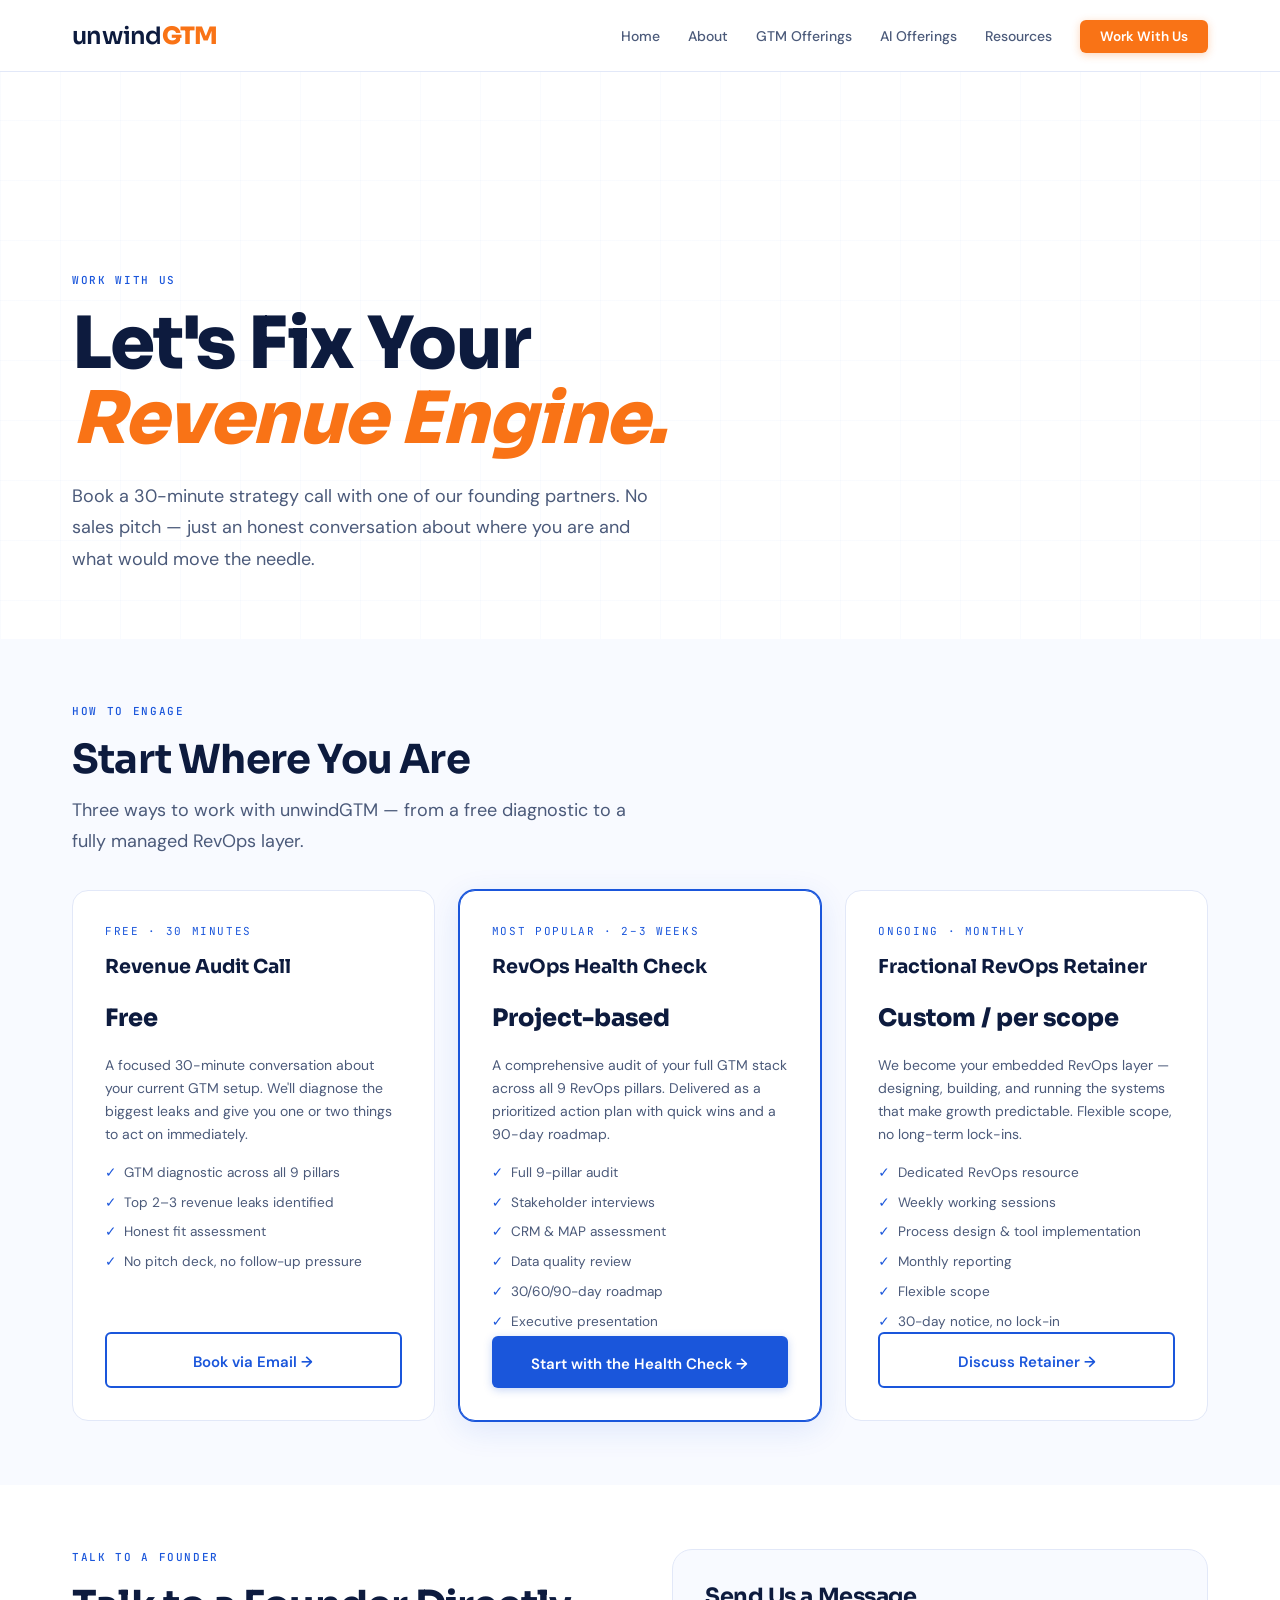
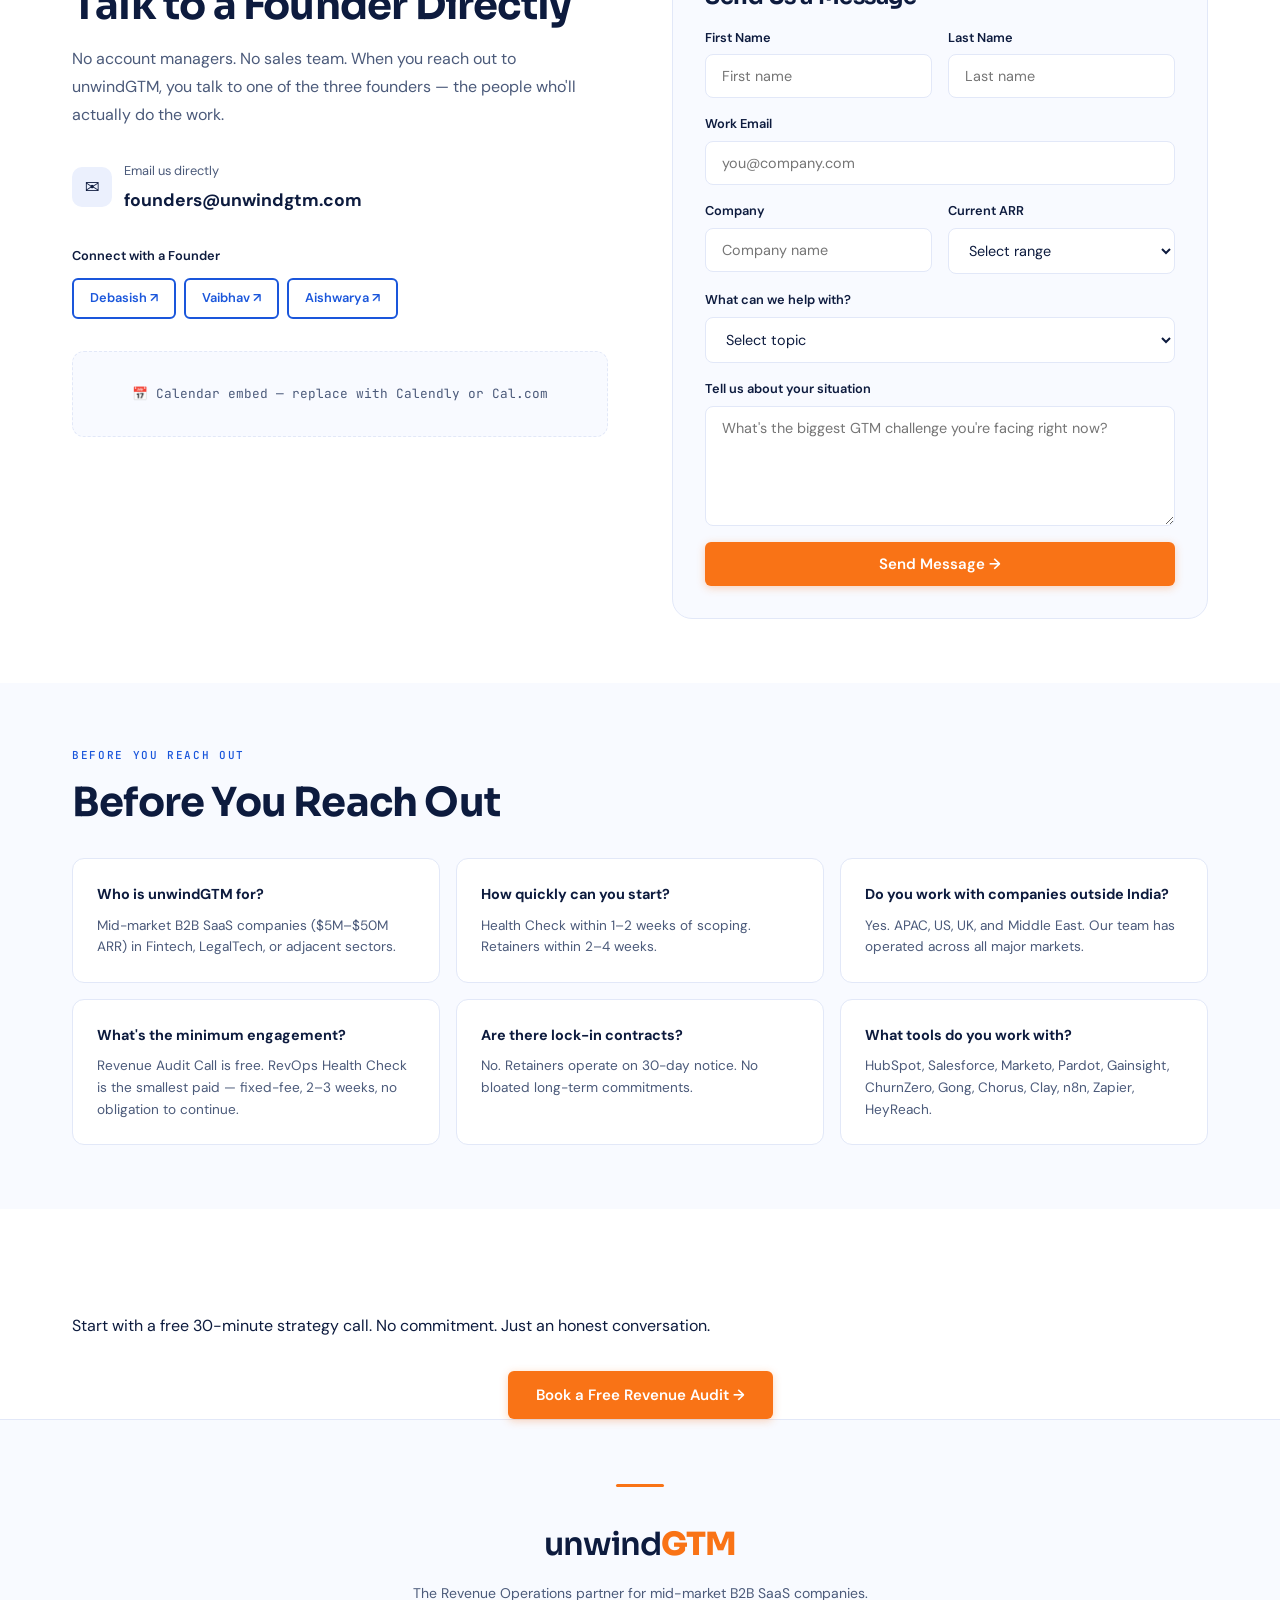
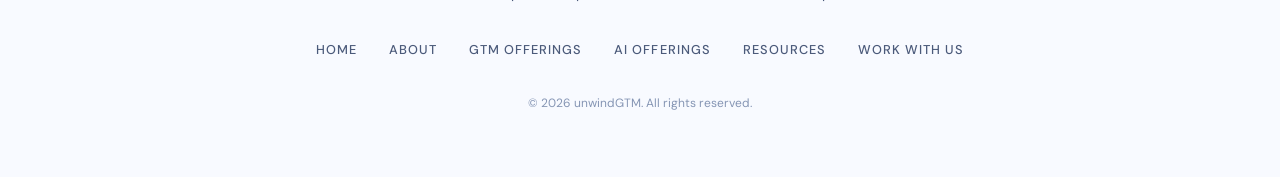
<file: pages/work-with-us.html>
<!DOCTYPE html>
<html lang="en">
<head>
  <meta charset="UTF-8"><meta name="viewport" content="width=device-width, initial-scale=1.0">
  <title>Work With Us — unwindGTM</title>
  <link rel="stylesheet" href="../assets/css/main.css">
  <style>
    .engagement-grid { display:grid; grid-template-columns:repeat(3,1fr); gap:1.5rem; }
    .engagement-card { background:#fff; border:1px solid var(--border); border-radius:16px; padding:var(--space-md); display:flex; flex-direction:column; }
    .engagement-card.featured { border-color:var(--blue); box-shadow:0 0 0 1px var(--blue),0 8px 32px rgba(26,86,219,0.12); }
    .engagement-label { font-family:var(--font-mono); font-size:11px; color:var(--blue); text-transform:uppercase; letter-spacing:0.15em; margin-bottom:0.75rem; }
    .engagement-label.popular { color:var(--blue); }
    .engagement-title { font-family:var(--font-display); font-size:1.2rem; font-weight:700; color:var(--navy); margin-bottom:0.5rem; }
    .engagement-price { font-family:var(--font-display); font-size:1.5rem; font-weight:800; color:var(--navy); margin:0.5rem 0 1rem; }
    .includes-list { list-style:none; display:flex; flex-direction:column; gap:0.5rem; flex:1; }
    .includes-list li { font-size:0.85rem; color:var(--muted); display:flex; align-items:flex-start; gap:0.5rem; }
    .includes-list li::before { content:'✓'; color:var(--blue); font-weight:700; flex-shrink:0; }
    .contact-grid { display:grid; grid-template-columns:1fr 1fr; gap:var(--space-lg); align-items:start; }
    .form-group { display:flex; flex-direction:column; gap:0.4rem; margin-bottom:1rem; }
    .form-row { display:grid; grid-template-columns:1fr 1fr; gap:1rem; }
    label { font-size:0.8rem; font-weight:600; color:var(--navy); }
    input, select, textarea { width:100%; padding:0.75rem 1rem; border:1px solid var(--border); border-radius:8px; font-family:var(--font-body); font-size:0.9rem; color:var(--navy); background:#fff; outline:none; transition:border-color var(--transition); }
    input:focus, select:focus, textarea:focus { border-color:var(--blue); box-shadow:0 0 0 3px rgba(26,86,219,0.08); }
    textarea { min-height:120px; resize:vertical; }
    .faq-grid { display:grid; grid-template-columns:repeat(3,1fr); gap:1rem; }
    .faq-card { background:#fff; border:1px solid var(--border); border-radius:12px; padding:1.5rem; }
    .faq-q { font-size:0.9rem; font-weight:700; color:var(--navy); margin-bottom:0.5rem; }
    .faq-a { font-size:0.85rem; color:var(--muted); line-height:1.6; }
    .contact-info-item { display:flex; align-items:center; gap:0.75rem; margin-bottom:1rem; }
    .contact-icon { width:40px; height:40px; border-radius:10px; background:var(--light-blue); display:flex; align-items:center; justify-content:center; font-size:1.1rem; flex-shrink:0; }
    .founder-links { display:flex; gap:0.5rem; flex-wrap:wrap; margin-top:0.5rem; }
    .form-success { background:rgba(22,163,74,0.1); border:1px solid rgba(22,163,74,0.3); border-radius:8px; padding:1.5rem; text-align:center; display:none; }
    @media(max-width:900px){ .engagement-grid{grid-template-columns:1fr} .contact-grid{grid-template-columns:1fr} .faq-grid{grid-template-columns:1fr 1fr} }
    @media(max-width:600px){ .faq-grid{grid-template-columns:1fr} .form-row{grid-template-columns:1fr} }
  </style>
</head>
<body>
<div class="page-wrapper"><div class="content-layer">

  <!-- HERO -->
  <div class="section" style="padding-top:calc(var(--space-xl) + var(--nav-height))">
    <span class="eyebrow">Work With Us</span>
    <h1>Let's Fix Your<br><em class="accent-orange">Revenue Engine.</em></h1>
    <p class="body-lg" style="max-width:580px;margin-top:1.5rem">Book a 30-minute strategy call with one of our founding partners. No sales pitch — just an honest conversation about where you are and what would move the needle.</p>
  </div>

  <!-- ENGAGEMENT MODELS -->
  <div style="background:var(--bg-light);padding:var(--space-lg) 0;">
    <div class="section" style="padding-top:0;padding-bottom:0">
      <span class="eyebrow">How to Engage</span>
      <h2 style="margin-bottom:0.75rem">Start Where You Are</h2>
      <p class="body-lg" style="max-width:580px;margin-bottom:var(--space-md)">Three ways to work with unwindGTM — from a free diagnostic to a fully managed RevOps layer.</p>
      <div class="engagement-grid">
        <!-- FREE AUDIT -->
        <div class="engagement-card">
          <div class="engagement-label">Free · 30 minutes</div>
          <div class="engagement-title">Revenue Audit Call</div>
          <div class="engagement-price">Free</div>
          <p class="body-sm" style="margin-bottom:1rem">A focused 30-minute conversation about your current GTM setup. We'll diagnose the biggest leaks and give you one or two things to act on immediately.</p>
          <ul class="includes-list">
            <li>GTM diagnostic across all 9 pillars</li>
            <li>Top 2–3 revenue leaks identified</li>
            <li>Honest fit assessment</li>
            <li>No pitch deck, no follow-up pressure</li>
          </ul>
          <a href="mailto:founders@unwindgtm.com" class="btn btn-outline-blue" style="margin-top:auto;padding-top:var(--space-sm);justify-content:center">Book via Email →</a>
        </div>
        <!-- HEALTH CHECK FEATURED -->
        <div class="engagement-card featured">
          <div class="engagement-label popular">Most Popular · 2–3 weeks</div>
          <div class="engagement-title">RevOps Health Check</div>
          <div class="engagement-price">Project-based</div>
          <p class="body-sm" style="margin-bottom:1rem">A comprehensive audit of your full GTM stack across all 9 RevOps pillars. Delivered as a prioritized action plan with quick wins and a 90-day roadmap.</p>
          <ul class="includes-list">
            <li>Full 9-pillar audit</li>
            <li>Stakeholder interviews</li>
            <li>CRM & MAP assessment</li>
            <li>Data quality review</li>
            <li>30/60/90-day roadmap</li>
            <li>Executive presentation</li>
          </ul>
          <a href="#contact" class="btn btn-blue" style="margin-top:auto;padding-top:var(--space-sm);justify-content:center">Start with the Health Check →</a>
        </div>
        <!-- RETAINER -->
        <div class="engagement-card">
          <div class="engagement-label">Ongoing · Monthly</div>
          <div class="engagement-title">Fractional RevOps Retainer</div>
          <div class="engagement-price">Custom / per scope</div>
          <p class="body-sm" style="margin-bottom:1rem">We become your embedded RevOps layer — designing, building, and running the systems that make growth predictable. Flexible scope, no long-term lock-ins.</p>
          <ul class="includes-list">
            <li>Dedicated RevOps resource</li>
            <li>Weekly working sessions</li>
            <li>Process design & tool implementation</li>
            <li>Monthly reporting</li>
            <li>Flexible scope</li>
            <li>30-day notice, no lock-in</li>
          </ul>
          <a href="#contact" class="btn btn-outline-blue" style="margin-top:auto;padding-top:var(--space-sm);justify-content:center">Discuss Retainer →</a>
        </div>
      </div>
    </div>
  </div>

  <!-- CONTACT -->
  <div class="section" id="contact">
    <div class="contact-grid">
      <div>
        <span class="eyebrow">Talk to a Founder</span>
        <h2>Talk to a Founder Directly</h2>
        <p class="body-md" style="margin-top:1rem;margin-bottom:var(--space-md)">No account managers. No sales team. When you reach out to unwindGTM, you talk to one of the three founders — the people who'll actually do the work.</p>
        <div class="contact-info-item">
          <div class="contact-icon">✉️</div>
          <div><div style="font-size:0.8rem;color:var(--muted);margin-bottom:0.25rem">Email us directly</div><a href="mailto:founders@unwindgtm.com" style="font-weight:700;font-size:1.1rem;color:var(--navy)">founders@unwindgtm.com</a></div>
        </div>
        <div style="margin-top:var(--space-md)">
          <div style="font-size:0.8rem;font-weight:600;color:var(--navy);margin-bottom:0.75rem">Connect with a Founder</div>
          <div class="founder-links">
            <a href="consult-debasish.html" class="btn btn-outline-blue" style="padding:8px 16px;font-size:0.8rem">Debasish ↗</a>
            <a href="consult-vaibhav.html" class="btn btn-outline-blue" style="padding:8px 16px;font-size:0.8rem">Vaibhav ↗</a>
            <a href="consult-aishwarya.html" class="btn btn-outline-blue" style="padding:8px 16px;font-size:0.8rem">Aishwarya ↗</a>
          </div>
        </div>
        <!-- Calendar placeholder -->
        <div style="margin-top:var(--space-md);background:var(--bg-light);border:1px dashed var(--border);border-radius:12px;padding:var(--space-md);text-align:center;color:var(--muted);font-family:var(--font-mono);font-size:0.8rem">
          📅 Calendar embed — replace with Calendly or Cal.com
        </div>
      </div>
      <!-- CONTACT FORM -->
      <div style="background:var(--bg-light);border:1px solid var(--border);border-radius:20px;padding:var(--space-md)">
        <h3 style="margin-bottom:var(--space-sm)">Send Us a Message</h3>
        <div class="form-row">
          <div class="form-group"><label>First Name</label><input type="text" placeholder="First name"></div>
          <div class="form-group"><label>Last Name</label><input type="text" placeholder="Last name"></div>
        </div>
        <div class="form-group"><label>Work Email</label><input type="email" placeholder="you@company.com"></div>
        <div class="form-row">
          <div class="form-group"><label>Company</label><input type="text" placeholder="Company name"></div>
          <div class="form-group"><label>Current ARR</label>
            <select>
              <option value="">Select range</option>
              <option>Under $1M</option><option>$1M – $5M</option><option>$5M – $15M</option><option>$15M – $50M</option><option>$50M+</option>
            </select>
          </div>
        </div>
        <div class="form-group"><label>What can we help with?</label>
          <select>
            <option value="">Select topic</option>
            <option>Revenue Strategy & Advisory</option><option>Marketing Operations</option><option>Sales Operations</option><option>CS Operations</option><option>Finance & Revenue Ops</option><option>AI Offerings</option><option>Fractional RevOps Retainer</option><option>RevOps Health Check</option>
          </select>
        </div>
        <div class="form-group"><label>Tell us about your situation</label><textarea placeholder="What's the biggest GTM challenge you're facing right now?"></textarea></div>
        <button class="btn btn-orange" style="width:100%;justify-content:center" onclick="handleSubmit(this)">Send Message →</button>
        <div class="form-success" id="formSuccess">
          <div style="font-size:1.5rem;margin-bottom:0.5rem">✅</div>
          <div style="font-weight:700;color:var(--navy)">Message sent!</div>
          <div style="font-size:0.875rem;color:var(--muted);margin-top:0.25rem">A founder will be in touch within 24 hours.</div>
        </div>
      </div>
    </div>
  </div>

  <!-- FAQ -->
  <div style="background:var(--bg-light);padding:var(--space-lg) 0;">
    <div class="section" style="padding-top:0;padding-bottom:0">
      <span class="eyebrow">Before You Reach Out</span>
      <h2 style="margin-bottom:var(--space-md)">Before You Reach Out</h2>
      <div class="faq-grid">
        <div class="faq-card"><div class="faq-q">Who is unwindGTM for?</div><div class="faq-a">Mid-market B2B SaaS companies ($5M–$50M ARR) in Fintech, LegalTech, or adjacent sectors.</div></div>
        <div class="faq-card"><div class="faq-q">How quickly can you start?</div><div class="faq-a">Health Check within 1–2 weeks of scoping. Retainers within 2–4 weeks.</div></div>
        <div class="faq-card"><div class="faq-q">Do you work with companies outside India?</div><div class="faq-a">Yes. APAC, US, UK, and Middle East. Our team has operated across all major markets.</div></div>
        <div class="faq-card"><div class="faq-q">What's the minimum engagement?</div><div class="faq-a">Revenue Audit Call is free. RevOps Health Check is the smallest paid — fixed-fee, 2–3 weeks, no obligation to continue.</div></div>
        <div class="faq-card"><div class="faq-q">Are there lock-in contracts?</div><div class="faq-a">No. Retainers operate on 30-day notice. No bloated long-term commitments.</div></div>
        <div class="faq-card"><div class="faq-q">What tools do you work with?</div><div class="faq-a">HubSpot, Salesforce, Marketo, Pardot, Gainsight, ChurnZero, Gong, Chorus, Clay, n8n, Zapier, HeyReach.</div></div>
      </div>
    </div>
  </div>

  <!-- FINAL CTA -->
  <div class="cta-band">
    <div class="container">
      <h2 style="color:#fff">The Best Time to Fix Your Revenue Engine Was Last Quarter. The Second Best Time is Now.</h2>
      <p style="margin-top:0.75rem">Start with a free 30-minute strategy call. No commitment. Just an honest conversation.</p>
      <div class="btn-row" style="justify-content:center">
        <a href="mailto:founders@unwindgtm.com" class="btn btn-orange">Book a Free Revenue Audit →</a>
      </div>
    </div>
  </div>

</div></div>
<script src="../assets/js/nav.js"></script>
<script>
function handleSubmit(btn) {
  btn.disabled = true; btn.textContent = 'Sending...';
  setTimeout(() => {
    btn.style.display = 'none';
    document.getElementById('formSuccess').style.display = 'block';
  }, 1000);
}
</script>
</body>
</html>
</file>
<file: assets/css/main.css>
/* ============================================
   unwindGTM â€” Global Stylesheet v2
   Brand: Blue #1A56DB Â· Orange #F97316 Â· Navy #0D1B3E
   Fonts: Sora (headings) Â· DM Sans (body) Â· JetBrains Mono (labels)
   ============================================ */

@import url('https://fonts.googleapis.com/css2?family=Sora:wght@400;600;700;800&family=DM+Sans:ital,wght@0,400;0,500;0,600;1,400&family=JetBrains+Mono:wght@400;500&display=swap');

:root {
  --blue:        #1A56DB;
  --orange:      #F97316;
  --navy:        #0D1B3E;
  --navy-deep:   #0F1C3F;
  --white:       #FFFFFF;
  --light-blue:  #EBF0FD;
  --bg-light:    #F8FAFF;
  --muted:       #4B5A7A;
  --light-text:  #8595B4;
  --border:      #E2E8F8;

  --font-display: 'Sora', system-ui, sans-serif;
  --font-body:    'DM Sans', system-ui, sans-serif;
  --font-mono:    'JetBrains Mono', monospace;

  --space-xs:  0.5rem;
  --space-sm:  1rem;
  --space-md:  2rem;
  --space-lg:  4rem;
  --space-xl:  8rem;
  --max-width: 1200px;
  --nav-height: 72px;
  --transition: 0.25s cubic-bezier(0.4,0,0.2,1);
}

*, *::before, *::after { box-sizing: border-box; margin: 0; padding: 0; }
html { scroll-behavior: smooth; font-size: 16px; }
body { font-family: var(--font-body); background: var(--white); color: var(--navy); line-height: 1.6; -webkit-font-smoothing: antialiased; }
img { max-width: 100%; display: block; }
a { color: inherit; text-decoration: none; }

/* ===== NAV ===== */
.nav {
  position: fixed; top: 0; left: 0; right: 0;
  height: var(--nav-height);
  background: rgba(255,255,255,0.95);
  backdrop-filter: blur(16px);
  border-bottom: 1px solid var(--border);
  z-index: 1000; display: flex; align-items: center;
}
.nav-inner {
  max-width: var(--max-width); margin: 0 auto;
  padding: 0 var(--space-md); width: 100%;
  display: flex; align-items: center; justify-content: space-between;
}
.nav-logo { font-size: 1.5rem; letter-spacing: -0.03em; line-height: 1; text-decoration: none; }
.nav-links { display: flex; gap: 1.75rem; list-style: none; align-items: center; }
.nav-links a { font-size: 0.875rem; font-weight: 500; color: var(--muted); transition: color var(--transition); position: relative; }
.nav-links a:hover, .nav-links a.active { color: var(--blue); }
.nav-links a::after { content:''; position:absolute; bottom:-4px; left:0; right:0; height:2px; background:var(--blue); transform:scaleX(0); transition:transform var(--transition); border-radius:2px; }
.nav-links a:hover::after, .nav-links a.active::after { transform:scaleX(1); }
.nav-cta { background: var(--orange) !important; color: var(--white) !important; padding: 8px 20px; border-radius: 6px; font-weight: 600 !important; font-size: 0.85rem !important; box-shadow: 0 2px 8px rgba(249,115,22,0.3); }
.nav-cta:hover { background: #ea6c0a !important; }
.nav-cta::after { display: none !important; }
.nav-hamburger { display:none; flex-direction:column; gap:5px; cursor:pointer; padding:4px; background:none; border:none; }
.nav-hamburger span { display:block; width:24px; height:2px; background:var(--navy); transition:var(--transition); }

/* ===== PAGE WRAPPER ===== */
.page-wrapper { padding-top: var(--nav-height); min-height: 100vh; }

/* ===== TYPOGRAPHY ===== */
.eyebrow {
  font-family: var(--font-mono); font-size: 11px; font-weight: 500;
  letter-spacing: 0.15em; text-transform: uppercase; color: var(--blue);
  margin-bottom: 1rem; display: block;
}
.eyebrow.orange { color: var(--orange); }
h1, h2, h3 { font-family: var(--font-display); color: var(--navy); letter-spacing: -0.02em; }
h1 { font-size: clamp(2.5rem, 6vw, 4.5rem); font-weight: 800; line-height: 1.05; }
h2 { font-size: clamp(1.8rem, 3.5vw, 2.5rem); font-weight: 700; line-height: 1.15; }
h3 { font-size: clamp(1.1rem, 2vw, 1.4rem); font-weight: 700; line-height: 1.3; }
em.accent { font-style: italic; color: var(--blue); }
em.accent-orange { font-style: italic; color: var(--orange); }
.body-lg { font-size: 1.125rem; color: var(--muted); line-height: 1.75; }
.body-md { font-size: 1rem; color: var(--muted); line-height: 1.75; }
.body-sm { font-size: 0.875rem; color: var(--muted); line-height: 1.65; }
.caption { font-size: 0.8rem; color: var(--light-text); }

/* ===== LAYOUT ===== */
.section { padding: var(--space-lg) var(--space-md); max-width: var(--max-width); margin: 0 auto; }
.section-full { padding: var(--space-lg) var(--space-md); }
.section-bg-light { background: var(--bg-light); }
.section-bg-navy { background: var(--navy-deep); color: var(--white); }
.section-divider { border:none; border-top:1px solid var(--border); margin: var(--space-lg) 0; }
.container { max-width: var(--max-width); margin: 0 auto; padding: 0 var(--space-md); }

/* ===== BUTTONS ===== */
.btn { display:inline-flex; align-items:center; gap:0.5rem; padding:12px 28px; border-radius:6px; font-family:var(--font-body); font-size:0.9375rem; font-weight:600; cursor:pointer; transition:all var(--transition); border:none; white-space:nowrap; }
.btn-orange { background:var(--orange); color:var(--white); box-shadow:0 2px 8px rgba(249,115,22,0.3); }
.btn-orange:hover { background:#ea6c0a; box-shadow:0 4px 16px rgba(249,115,22,0.4); }
.btn-blue { background:var(--blue); color:var(--white); box-shadow:0 2px 8px rgba(26,86,219,0.25); }
.btn-blue:hover { background:#1445b8; }
.btn-outline-blue { background:transparent; color:var(--blue); border:2px solid var(--blue); }
.btn-outline-blue:hover { background:var(--blue); color:var(--white); }
.btn-outline-white { background:transparent; color:var(--white); border:2px solid rgba(255,255,255,0.5); }
.btn-outline-white:hover { background:rgba(255,255,255,0.1); border-color:rgba(255,255,255,0.8); }
.btn-row { display:flex; gap:0.75rem; flex-wrap:wrap; align-items:center; margin-top:var(--space-md); }

/* ===== TAGS ===== */
.tag { display:inline-block; font-family:var(--font-mono); font-size:0.65rem; font-weight:500; letter-spacing:0.08em; text-transform:uppercase; padding:4px 10px; border-radius:20px; background:var(--light-blue); color:var(--blue); border:1px solid rgba(26,86,219,0.2); }

/* ===== CARDS ===== */
.card { background:var(--white); border:1px solid var(--border); border-radius:12px; padding:var(--space-md); transition:all var(--transition); }
.card:hover { border-color:var(--blue); box-shadow:0 8px 24px rgba(26,86,219,0.1); transform:translateY(-3px); }
.card-pain { background:var(--white); border:1px solid var(--border); border-radius:12px; padding:24px; border-left:4px solid var(--orange); transition:all var(--transition); }
.card-pain:hover { box-shadow:0 4px 16px rgba(0,0,0,0.08); transform:translateY(-2px); }
.card-dark { background:rgba(255,255,255,0.06); border:1px solid rgba(255,255,255,0.1); border-radius:12px; padding:var(--space-md); }

/* ===== GRIDS ===== */
.grid-2 { display:grid; grid-template-columns:repeat(2,1fr); gap:var(--space-sm); }
.grid-3 { display:grid; grid-template-columns:repeat(3,1fr); gap:var(--space-sm); }
.grid-2-3 { display:grid; grid-template-columns:repeat(auto-fill,minmax(320px,1fr)); gap:var(--space-sm); }
.grid-auto { display:grid; grid-template-columns:repeat(auto-fill,minmax(280px,1fr)); gap:var(--space-sm); }

/* ===== FOOTER ===== */
.footer { background:var(--bg-light); border-top:1px solid var(--border); padding:var(--space-lg) var(--space-md); text-align:center; }
.footer-logo { font-size:2rem; letter-spacing:-0.03em; margin-bottom:0.75rem; }
.footer-tagline { font-size:0.875rem; color:var(--muted); margin-bottom:var(--space-md); }
.footer-links { display:flex; justify-content:center; gap:var(--space-md); margin-bottom:var(--space-md); list-style:none; flex-wrap:wrap; }
.footer-links a { font-size:0.8rem; color:var(--muted); text-transform:uppercase; letter-spacing:0.08em; font-weight:500; transition:color var(--transition); }
.footer-links a:hover { color:var(--blue); }
.footer-copy { font-size:0.75rem; color:var(--light-text); }
.footer-divider { width:48px; height:3px; background:var(--orange); border-radius:2px; margin:0 auto var(--space-md); }

/* ===== BG DECORATION ===== */
.bg-grid { position:fixed; top:0;left:0;right:0;bottom:0; pointer-events:none; z-index:0; background-image:linear-gradient(rgba(26,86,219,0.025) 1px,transparent 1px),linear-gradient(90deg,rgba(26,86,219,0.025) 1px,transparent 1px); background-size:60px 60px; }
.content-layer { position:relative; z-index:1; }

/* ===== ANIMATIONS ===== */
.fade-in { opacity:0; transform:translateY(20px); animation:fadeUp 0.6s ease forwards; }
@keyframes fadeUp { to { opacity:1; transform:translateY(0); } }
.fade-in:nth-child(1){animation-delay:0.1s} .fade-in:nth-child(2){animation-delay:0.2s} .fade-in:nth-child(3){animation-delay:0.3s} .fade-in:nth-child(4){animation-delay:0.4s}

/* ===== RESPONSIVE ===== */
@media (max-width:900px) { .grid-3{grid-template-columns:1fr 1fr} }
@media (max-width:768px) {
  .nav-links { display:none; position:absolute; top:var(--nav-height); left:0;right:0; background:var(--white); flex-direction:column; padding:var(--space-md); border-bottom:1px solid var(--border); gap:var(--space-sm); box-shadow:0 8px 24px rgba(0,0,0,0.08); }
  .nav-links.open { display:flex; }
  .nav-hamburger { display:flex; }
  .grid-2,.grid-3,.grid-2-3 { grid-template-columns:1fr; }
  .section { padding:var(--space-md) var(--space-sm); }
  h1 { font-size:clamp(2rem,8vw,3rem); }
}
</file>
